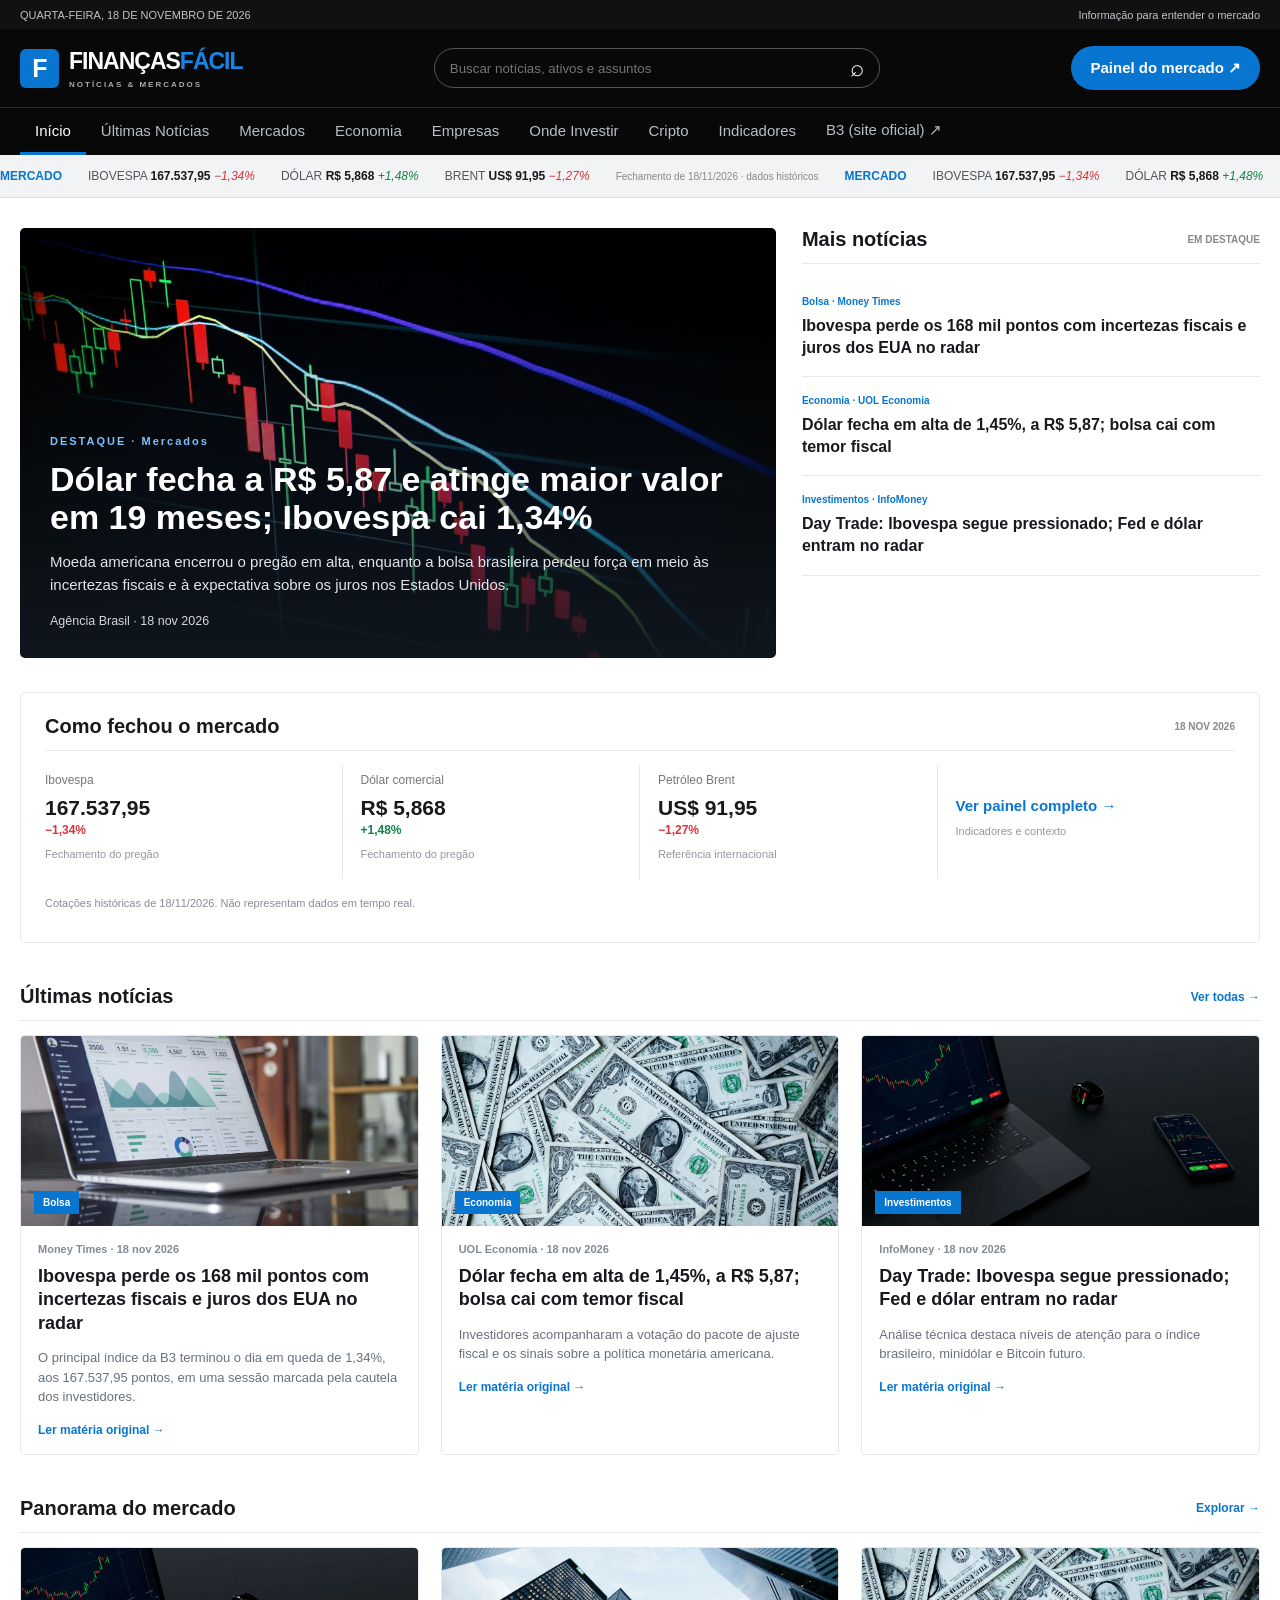
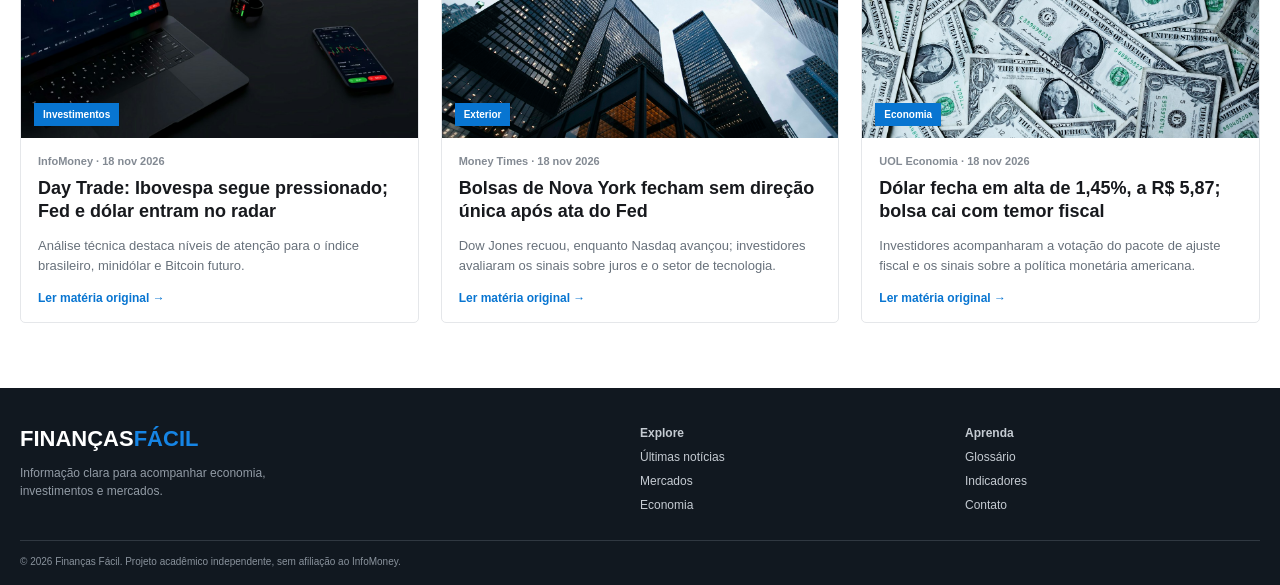
<file: financas-facil-redesign/index.html>
<!doctype html>
<html lang="pt-BR">
  <head>
    <meta charset="utf-8" />
    <meta name="viewport" content="width=device-width,initial-scale=1" />
    <meta name="description" content="Finanças Fácil: notícias de economia e mercado financeiro." />
    <title>Início | Finanças Fácil</title>
    <link rel="stylesheet" href="css/style.css" />
  </head>
  <body>
    <div class="topline">
      <div class="wrap topline-inner">
        <span>QUARTA-FEIRA, 18 DE NOVEMBRO DE 2026</span><span>Informação para entender o mercado</span>
      </div>
    </div>
    <header class="site-header">
      <div class="wrap header-main">
        <a class="brand" href="index.html"
          ><span class="brand-mark">F</span
          ><span>FINANÇAS<span class="brand-light">FÁCIL</span><small>NOTÍCIAS & MERCADOS</small></span></a
        >
        <form class="search" onsubmit="return searchSite(event);">
          <input id="searchInput" placeholder="Buscar notícias, ativos e assuntos" /><button>⌕</button>
        </form>
        <a class="header-cta" href="indicadores.html">Painel do mercado ↗</a>
      </div>
      <nav class="nav">
        <div class="wrap nav-inner">
          <a class="nav-link active" href="index.html">Início</a
          ><a class="nav-link" href="ultimas.html">Últimas Notícias</a
          ><a class="nav-link" href="mercados.html">Mercados</a><a class="nav-link" href="economia.html">Economia</a
          ><a class="nav-link" href="empresas.html">Empresas</a
          ><a class="nav-link" href="investimentos.html">Onde Investir</a
          ><a class="nav-link" href="cripto.html">Cripto</a><a class="nav-link" href="indicadores.html">Indicadores</a
          ><a class="nav-link" href="https://www.b3.com.br/pt_br/market-data-e-indices/" target="_blank" rel="noopener"
            >B3 (site oficial) ↗</a
          >
        </div>
      </nav>
    </header>
    <div class="ticker">
      <div class="wrap ticker-inner">
        <b>MERCADO</b><span>IBOVESPA <strong>167.537,95</strong> <i class="down">−1,34%</i></span
        ><span>DÓLAR <strong>R$ 5,868</strong> <i class="up">+1,48%</i></span
        ><span>BRENT <strong>US$ 91,95</strong> <i class="down">−1,27%</i></span
        ><small>Fechamento de 18/11/2026 · dados históricos</small><b>MERCADO</b
        ><span>IBOVESPA <strong>167.537,95</strong> <i class="ticker-copy down">−1,34%</i></span
        ><span>DÓLAR <strong>R$ 5,868</strong> <i class="ticker-copy up">+1,48%</i></span
        ><span>BRENT <strong>US$ 91,95</strong> <i class="ticker-copy down">−1,27%</i></span
        ><small>Fechamento de 18/11/2026 · dados históricos</small>
      </div>
    </div>
    <main class="wrap main">
      <section class="hero-grid">
        <div
          class="hero-lead"
          style="
            background-image:
              linear-gradient(0deg, #101820e8, transparent 80%), url(&quot;img/mercados-destaque.jpg&quot;);
          "
        >
          <div class="hero-overlay">
            <span class="kicker">DESTAQUE · Mercados</span>
            <h1>
              <a
                href="https://agenciabrasil.ebc.com.br/economia/noticia/2026-11/dolar-sobe-para-r-587-com-expectativa-sobre-votacao-de-ajuste-fiscal"
                target="_blank"
                >Dólar fecha a R$ 5,87 e atinge maior valor em 19 meses; Ibovespa cai 1,34%</a
              >
            </h1>
            <p>
              Moeda americana encerrou o pregão em alta, enquanto a bolsa brasileira perdeu força em meio às incertezas
              fiscais e à expectativa sobre os juros nos Estados Unidos.
            </p>
            <small>Agência Brasil · 18 nov 2026</small>
          </div>
        </div>
        <aside class="hero-side">
          <div class="section-head">
            <h2>Mais notícias</h2>
            <span>EM DESTAQUE</span>
          </div>
          <a
            class="side-story"
            href="https://www.moneytimes.com.br/ibovespa-perde-os-168-mil-pontos-com-incertezas-fiscais-e-juros-dos-eua-no-radar-davs/"
            target="_blank"
            ><small>Bolsa · Money Times</small
            ><b>Ibovespa perde os 168 mil pontos com incertezas fiscais e juros dos EUA no radar</b></a
          ><a
            class="side-story"
            href="https://economia.uol.com.br/cotacoes/noticias/redacao/2026/11/18/dolar-ibovespa-bolsa-fechamento-18-novembro-2026.amp.htm"
            target="_blank"
            ><small>Economia · UOL Economia</small
            ><b>Dólar fecha em alta de 1,45%, a R$ 5,87; bolsa cai com temor fiscal</b></a
          ><a
            class="side-story"
            href="https://www.infomoney.com.br/mercados/mercados-day-trade-hoje-analistas-18112026/"
            target="_blank"
            ><small>Investimentos · InfoMoney</small
            ><b>Day Trade: Ibovespa segue pressionado; Fed e dólar entram no radar</b></a
          >
        </aside>
      </section>
      <section class="market-strip">
        <div class="section-head">
          <h2>Como fechou o mercado</h2>
          <span>18 NOV 2026</span>
        </div>
        <div class="market-cards">
          <div>
            <small>Ibovespa</small><strong>167.537,95</strong><em class="negative">−1,34%</em>
            <p>Fechamento do pregão</p>
          </div>
          <div>
            <small>Dólar comercial</small><strong>R$ 5,868</strong><em class="positive">+1,48%</em>
            <p>Fechamento do pregão</p>
          </div>
          <div>
            <small>Petróleo Brent</small><strong>US$ 91,95</strong><em class="negative">−1,27%</em>
            <p>Referência internacional</p>
          </div>
          <div class="market-link">
            <a href="indicadores.html">Ver painel completo →</a>
            <p>Indicadores e contexto</p>
          </div>
        </div>
        <p class="disclaimer">Cotações históricas de 18/11/2026. Não representam dados em tempo real.</p>
      </section>
      <section class="content-section">
        <div class="section-head">
          <h2>Últimas notícias</h2>
          <a href="ultimas.html">Ver todas →</a>
        </div>
        <div class="story-grid">
          <article class="story-card">
            <a
              class="story-image"
              href="https://www.moneytimes.com.br/ibovespa-perde-os-168-mil-pontos-com-incertezas-fiscais-e-juros-dos-eua-no-radar-davs/"
              target="_blank"
              ><img src="img/bolsa.jpg" alt="Imagem ilustrativa de Bolsa" loading="lazy" /><span>Bolsa</span></a
            >
            <div class="story-body">
              <div class="meta">Money Times · 18 nov 2026</div>
              <h3>
                <a
                  href="https://www.moneytimes.com.br/ibovespa-perde-os-168-mil-pontos-com-incertezas-fiscais-e-juros-dos-eua-no-radar-davs/"
                  target="_blank"
                  >Ibovespa perde os 168 mil pontos com incertezas fiscais e juros dos EUA no radar</a
                >
              </h3>
              <p>
                O principal índice da B3 terminou o dia em queda de 1,34%, aos 167.537,95 pontos, em uma sessão marcada
                pela cautela dos investidores.
              </p>
              <a
                class="read-more"
                href="https://www.moneytimes.com.br/ibovespa-perde-os-168-mil-pontos-com-incertezas-fiscais-e-juros-dos-eua-no-radar-davs/"
                target="_blank"
                >Ler matéria original →</a
              >
            </div>
          </article>
          <article class="story-card">
            <a
              class="story-image"
              href="https://economia.uol.com.br/cotacoes/noticias/redacao/2026/11/18/dolar-ibovespa-bolsa-fechamento-18-novembro-2026.amp.htm"
              target="_blank"
              ><img src="img/economia.jpg" alt="Imagem ilustrativa de Economia" loading="lazy" /><span
                >Economia</span
              ></a
            >
            <div class="story-body">
              <div class="meta">UOL Economia · 18 nov 2026</div>
              <h3>
                <a
                  href="https://economia.uol.com.br/cotacoes/noticias/redacao/2026/11/18/dolar-ibovespa-bolsa-fechamento-18-novembro-2026.amp.htm"
                  target="_blank"
                  >Dólar fecha em alta de 1,45%, a R$ 5,87; bolsa cai com temor fiscal</a
                >
              </h3>
              <p>
                Investidores acompanharam a votação do pacote de ajuste fiscal e os sinais sobre a política monetária
                americana.
              </p>
              <a
                class="read-more"
                href="https://economia.uol.com.br/cotacoes/noticias/redacao/2026/11/18/dolar-ibovespa-bolsa-fechamento-18-novembro-2026.amp.htm"
                target="_blank"
                >Ler matéria original →</a
              >
            </div>
          </article>
          <article class="story-card">
            <a
              class="story-image"
              href="https://www.infomoney.com.br/mercados/mercados-day-trade-hoje-analistas-18112026/"
              target="_blank"
              ><img src="img/investimentos.jpg" alt="Imagem ilustrativa de Investimentos" loading="lazy" /><span
                >Investimentos</span
              ></a
            >
            <div class="story-body">
              <div class="meta">InfoMoney · 18 nov 2026</div>
              <h3>
                <a
                  href="https://www.infomoney.com.br/mercados/mercados-day-trade-hoje-analistas-18112026/"
                  target="_blank"
                  >Day Trade: Ibovespa segue pressionado; Fed e dólar entram no radar</a
                >
              </h3>
              <p>Análise técnica destaca níveis de atenção para o índice brasileiro, minidólar e Bitcoin futuro.</p>
              <a
                class="read-more"
                href="https://www.infomoney.com.br/mercados/mercados-day-trade-hoje-analistas-18112026/"
                target="_blank"
                >Ler matéria original →</a
              >
            </div>
          </article>
        </div>
      </section>
      <section class="content-section">
        <div class="section-head">
          <h2>Panorama do mercado</h2>
          <a href="mercados.html">Explorar →</a>
        </div>
        <div class="story-grid">
          <article class="story-card">
            <a
              class="story-image"
              href="https://www.infomoney.com.br/mercados/mercados-day-trade-hoje-analistas-18112026/"
              target="_blank"
              ><img src="img/investimentos.jpg" alt="Imagem ilustrativa de Investimentos" loading="lazy" /><span
                >Investimentos</span
              ></a
            >
            <div class="story-body">
              <div class="meta">InfoMoney · 18 nov 2026</div>
              <h3>
                <a
                  href="https://www.infomoney.com.br/mercados/mercados-day-trade-hoje-analistas-18112026/"
                  target="_blank"
                  >Day Trade: Ibovespa segue pressionado; Fed e dólar entram no radar</a
                >
              </h3>
              <p>Análise técnica destaca níveis de atenção para o índice brasileiro, minidólar e Bitcoin futuro.</p>
              <a
                class="read-more"
                href="https://www.infomoney.com.br/mercados/mercados-day-trade-hoje-analistas-18112026/"
                target="_blank"
                >Ler matéria original →</a
              >
            </div>
          </article>
          <article class="story-card">
            <a
              class="story-image"
              href="https://www.moneytimes.com.br/ibovespa-perde-os-168-mil-pontos-com-incertezas-fiscais-e-juros-dos-eua-no-radar-davs/"
              target="_blank"
              ><img src="img/exterior.jpg" alt="Imagem ilustrativa de Exterior" loading="lazy" /><span
                >Exterior</span
              ></a
            >
            <div class="story-body">
              <div class="meta">Money Times · 18 nov 2026</div>
              <h3>
                <a
                  href="https://www.moneytimes.com.br/ibovespa-perde-os-168-mil-pontos-com-incertezas-fiscais-e-juros-dos-eua-no-radar-davs/"
                  target="_blank"
                  >Bolsas de Nova York fecham sem direção única após ata do Fed</a
                >
              </h3>
              <p>
                Dow Jones recuou, enquanto Nasdaq avançou; investidores avaliaram os sinais sobre juros e o setor de
                tecnologia.
              </p>
              <a
                class="read-more"
                href="https://www.moneytimes.com.br/ibovespa-perde-os-168-mil-pontos-com-incertezas-fiscais-e-juros-dos-eua-no-radar-davs/"
                target="_blank"
                >Ler matéria original →</a
              >
            </div>
          </article>
          <article class="story-card">
            <a
              class="story-image"
              href="https://economia.uol.com.br/cotacoes/noticias/redacao/2026/11/18/dolar-ibovespa-bolsa-fechamento-18-novembro-2026.amp.htm"
              target="_blank"
              ><img src="img/economia.jpg" alt="Imagem ilustrativa de Economia" loading="lazy" /><span
                >Economia</span
              ></a
            >
            <div class="story-body">
              <div class="meta">UOL Economia · 18 nov 2026</div>
              <h3>
                <a
                  href="https://economia.uol.com.br/cotacoes/noticias/redacao/2026/11/18/dolar-ibovespa-bolsa-fechamento-18-novembro-2026.amp.htm"
                  target="_blank"
                  >Dólar fecha em alta de 1,45%, a R$ 5,87; bolsa cai com temor fiscal</a
                >
              </h3>
              <p>
                Investidores acompanharam a votação do pacote de ajuste fiscal e os sinais sobre a política monetária
                americana.
              </p>
              <a
                class="read-more"
                href="https://economia.uol.com.br/cotacoes/noticias/redacao/2026/11/18/dolar-ibovespa-bolsa-fechamento-18-novembro-2026.amp.htm"
                target="_blank"
                >Ler matéria original →</a
              >
            </div>
          </article>
        </div>
      </section>
    </main>
    <footer class="footer">
      <div class="wrap footer-grid">
        <div>
          <b class="foot-brand">FINANÇAS<span>FÁCIL</span></b>
          <p>Informação clara para acompanhar economia, investimentos e mercados.</p>
        </div>
        <div>
          <b>Explore</b><a href="ultimas.html">Últimas notícias</a><a href="mercados.html">Mercados</a
          ><a href="economia.html">Economia</a>
        </div>
        <div>
          <b>Aprenda</b><a href="glossario.html">Glossário</a><a href="indicadores.html">Indicadores</a
          ><a href="contato.html">Contato</a>
        </div>
      </div>
      <div class="wrap copyright">
        © 2026 Finanças Fácil. Projeto acadêmico independente, sem afiliação ao InfoMoney.
      </div>
    </footer>
    <script src="js/script.js"></script>
  </body>
</html>
</file>
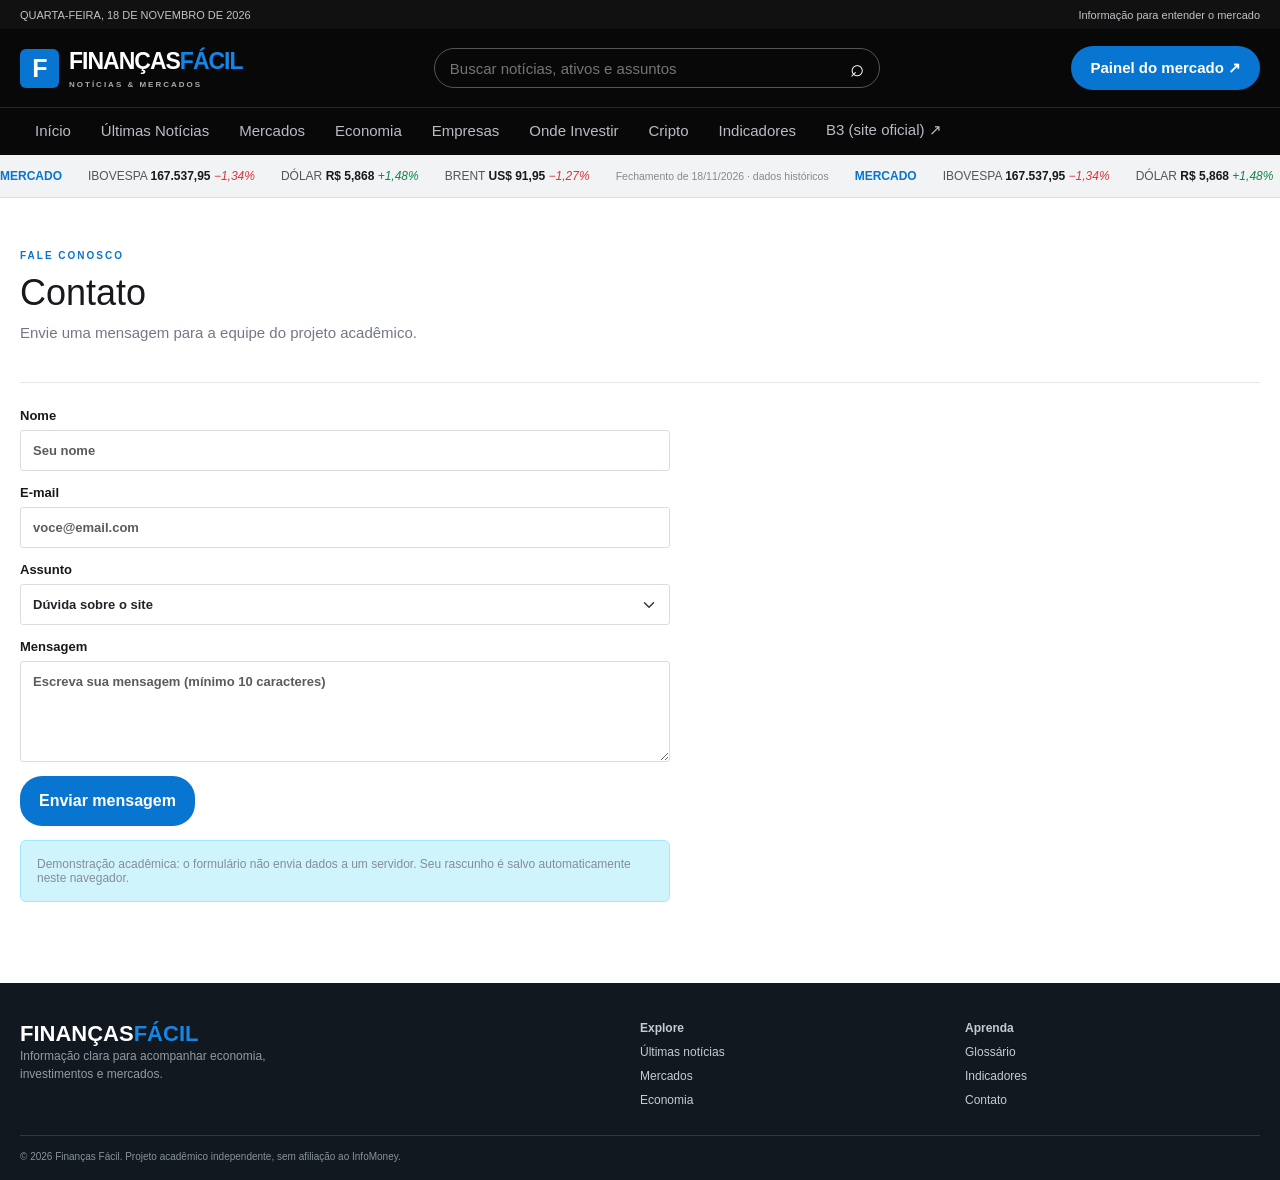
<file: financas-facil-redesign/contato.html>
<!doctype html>
<html lang="pt-BR">
  <head>
    <meta charset="utf-8" />
    <meta name="viewport" content="width=device-width,initial-scale=1" />
    <meta name="description" content="Finanças Fácil: notícias de economia e mercado financeiro." />
    <title>Contato | Finanças Fácil</title>
    <link rel="stylesheet" href="css/bootstrap.min.css" />
    <link rel="stylesheet" href="css/style.css" />
  </head>
  <body>
    <div class="topline">
      <div class="wrap topline-inner">
        <span>QUARTA-FEIRA, 18 DE NOVEMBRO DE 2026</span><span>Informação para entender o mercado</span>
      </div>
    </div>
    <header class="site-header">
      <div class="wrap header-main">
        <a class="brand" href="index.html"
          ><span class="brand-mark">F</span
          ><span>FINANÇAS<span class="brand-light">FÁCIL</span><small>NOTÍCIAS & MERCADOS</small></span></a
        >
        <form class="search" onsubmit="return searchSite(event);">
          <input id="searchInput" placeholder="Buscar notícias, ativos e assuntos" /><button>⌕</button>
        </form>
        <a class="header-cta" href="indicadores.html">Painel do mercado ↗</a>
      </div>
      <nav class="nav">
        <div class="wrap nav-inner">
          <a class="nav-link" href="index.html">Início</a><a class="nav-link" href="ultimas.html">Últimas Notícias</a
          ><a class="nav-link" href="mercados.html">Mercados</a><a class="nav-link" href="economia.html">Economia</a
          ><a class="nav-link" href="empresas.html">Empresas</a
          ><a class="nav-link" href="investimentos.html">Onde Investir</a
          ><a class="nav-link" href="cripto.html">Cripto</a><a class="nav-link" href="indicadores.html">Indicadores</a
          ><a
            class="nav-link text-decoration-none"
            href="https://www.b3.com.br/pt_br/market-data-e-indices/"
            target="_blank"
            rel="noopener"
            >B3 (site oficial) ↗</a
          >
        </div>
      </nav>
    </header>
    <div class="ticker">
      <div class="wrap ticker-inner">
        <b>MERCADO</b><span>IBOVESPA <strong>167.537,95</strong> <i class="down">−1,34%</i></span
        ><span>DÓLAR <strong>R$ 5,868</strong> <i class="up">+1,48%</i></span
        ><span>BRENT <strong>US$ 91,95</strong> <i class="down">−1,27%</i></span
        ><small>Fechamento de 18/11/2026 · dados históricos</small><b>MERCADO</b
        ><span>IBOVESPA <strong>167.537,95</strong> <i class="ticker-copy down">−1,34%</i></span
        ><span>DÓLAR <strong>R$ 5,868</strong> <i class="ticker-copy up">+1,48%</i></span
        ><span>BRENT <strong>US$ 91,95</strong> <i class="ticker-copy down">−1,27%</i></span
        ><small>Fechamento de 18/11/2026 · dados históricos</small>
      </div>
    </div>
    <main class="wrap main">
      <section class="page-intro">
        <div class="eyebrow">FALE CONOSCO</div>
        <h1>Contato</h1>
        <p>Envie uma mensagem para a equipe do projeto acadêmico.</p>
      </section>
      <form class="contact-form" onsubmit="return contactDemo(event);">
        <label
          >Nome<input
            id="contactNome"
            class="form-control"
            required
            minlength="3"
            pattern="[A-Za-zÀ-ÖØ-öø-ÿ\s]{3,60}"
            title="Digite apenas letras, no mínimo 3 caracteres."
            placeholder="Seu nome" /></label
        ><label
          >E-mail<input
            id="contactEmail"
            class="form-control"
            type="email"
            required
            placeholder="voce@email.com" /></label
        ><label
          >Assunto<select id="contactAssunto" class="form-select">
            <option>Dúvida sobre o site</option>
            <option>Sugestão</option>
            <option>Correção de informação</option>
          </select></label
        ><label
          >Mensagem<textarea
            id="contactMensagem"
            class="form-control"
            required
            minlength="10"
            rows="5"
            placeholder="Escreva sua mensagem (mínimo 10 caracteres)"
          ></textarea></label
        ><button class="button btn btn-primary">Enviar mensagem</button>
        <p id="formMessage" class="alert alert-info">
          Demonstração acadêmica: o formulário não envia dados a um servidor. Seu rascunho é salvo automaticamente neste
          navegador.
        </p>
      </form>
    </main>
    <footer class="footer">
      <div class="wrap footer-grid">
        <div>
          <b class="foot-brand">FINANÇAS<span>FÁCIL</span></b>
          <p>Informação clara para acompanhar economia, investimentos e mercados.</p>
        </div>
        <div>
          <b>Explore</b><a href="ultimas.html">Últimas notícias</a><a href="mercados.html">Mercados</a
          ><a href="economia.html">Economia</a>
        </div>
        <div>
          <b>Aprenda</b><a href="glossario.html">Glossário</a><a href="indicadores.html">Indicadores</a
          ><a href="contato.html">Contato</a>
        </div>
      </div>
      <div class="wrap copyright">
        © 2026 Finanças Fácil. Projeto acadêmico independente, sem afiliação ao InfoMoney.
      </div>
    </footer>
    <script src="js/bootstrap.bundle.min.js"></script>
    <script src="js/script.js"></script>
  </body>
</html>
</file>
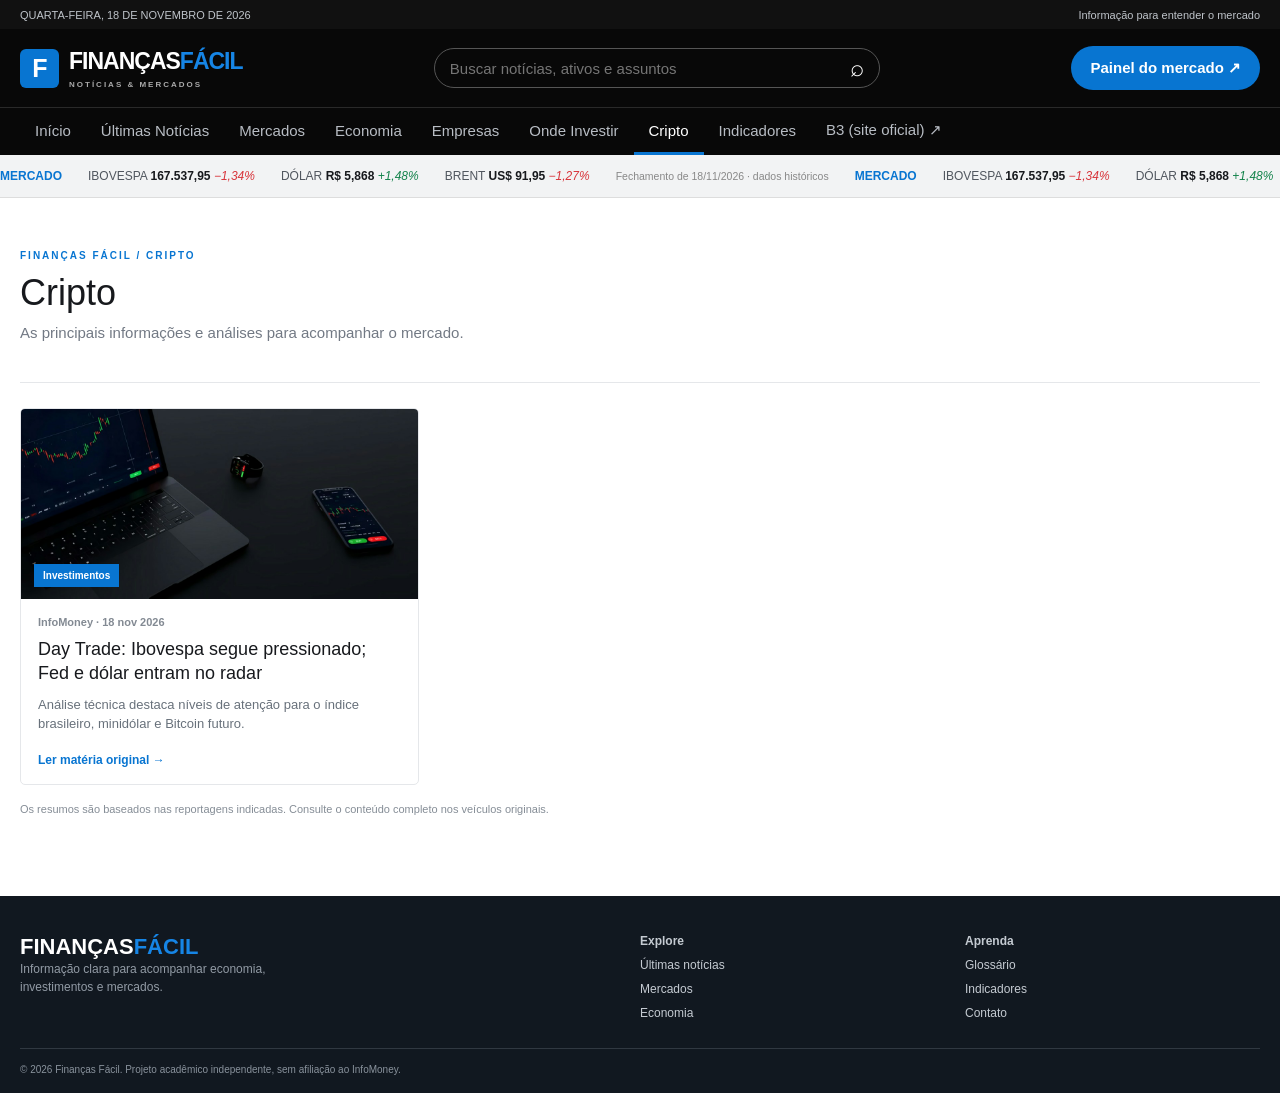
<file: financas-facil-redesign/cripto.html>
<!doctype html>
<html lang="pt-BR">
  <head>
    <meta charset="utf-8" />
    <meta name="viewport" content="width=device-width,initial-scale=1" />
    <meta name="description" content="Finanças Fácil: notícias de economia e mercado financeiro." />
    <title>Cripto | Finanças Fácil</title>
    <link rel="stylesheet" href="css/bootstrap.min.css" />
    <link rel="stylesheet" href="css/style.css" />
  </head>
  <body>
    <div class="topline">
      <div class="wrap topline-inner">
        <span>QUARTA-FEIRA, 18 DE NOVEMBRO DE 2026</span><span>Informação para entender o mercado</span>
      </div>
    </div>
    <header class="site-header">
      <div class="wrap header-main">
        <a class="brand" href="index.html"
          ><span class="brand-mark">F</span
          ><span>FINANÇAS<span class="brand-light">FÁCIL</span><small>NOTÍCIAS & MERCADOS</small></span></a
        >
        <form class="search" onsubmit="return searchSite(event);">
          <input id="searchInput" placeholder="Buscar notícias, ativos e assuntos" /><button>⌕</button>
        </form>
        <a class="header-cta" href="indicadores.html">Painel do mercado ↗</a>
      </div>
      <nav class="nav">
        <div class="wrap nav-inner">
          <a class="nav-link" href="index.html">Início</a><a class="nav-link" href="ultimas.html">Últimas Notícias</a
          ><a class="nav-link" href="mercados.html">Mercados</a><a class="nav-link" href="economia.html">Economia</a
          ><a class="nav-link" href="empresas.html">Empresas</a
          ><a class="nav-link" href="investimentos.html">Onde Investir</a
          ><a class="nav-link active" href="cripto.html">Cripto</a
          ><a class="nav-link" href="indicadores.html">Indicadores</a
          ><a
            class="nav-link text-decoration-none"
            href="https://www.b3.com.br/pt_br/market-data-e-indices/"
            target="_blank"
            rel="noopener"
            >B3 (site oficial) ↗</a
          >
        </div>
      </nav>
    </header>
    <div class="ticker">
      <div class="wrap ticker-inner">
        <b>MERCADO</b><span>IBOVESPA <strong>167.537,95</strong> <i class="down">−1,34%</i></span
        ><span>DÓLAR <strong>R$ 5,868</strong> <i class="up">+1,48%</i></span
        ><span>BRENT <strong>US$ 91,95</strong> <i class="down">−1,27%</i></span
        ><small>Fechamento de 18/11/2026 · dados históricos</small><b>MERCADO</b
        ><span>IBOVESPA <strong>167.537,95</strong> <i class="ticker-copy down">−1,34%</i></span
        ><span>DÓLAR <strong>R$ 5,868</strong> <i class="ticker-copy up">+1,48%</i></span
        ><span>BRENT <strong>US$ 91,95</strong> <i class="ticker-copy down">−1,27%</i></span
        ><small>Fechamento de 18/11/2026 · dados históricos</small>
      </div>
    </div>
    <main class="wrap main">
      <section class="page-intro">
        <div class="eyebrow">FINANÇAS FÁCIL / CRIPTO</div>
        <h1>Cripto</h1>
        <p>As principais informações e análises para acompanhar o mercado.</p>
      </section>
      <div class="story-grid listing">
        <article class="story-card">
          <a
            class="story-image"
            href="https://www.infomoney.com.br/mercados/mercados-day-trade-hoje-analistas-18112026/"
            target="_blank"
            ><img src="img/investimentos.jpg" alt="Imagem ilustrativa de Investimentos" loading="lazy" /><span
              >Investimentos</span
            ></a
          >
          <div class="story-body">
            <div class="meta">InfoMoney · 18 nov 2026</div>
            <h3>
              <a
                href="https://www.infomoney.com.br/mercados/mercados-day-trade-hoje-analistas-18112026/"
                target="_blank"
                >Day Trade: Ibovespa segue pressionado; Fed e dólar entram no radar</a
              >
            </h3>
            <p>Análise técnica destaca níveis de atenção para o índice brasileiro, minidólar e Bitcoin futuro.</p>
            <a
              class="read-more"
              href="https://www.infomoney.com.br/mercados/mercados-day-trade-hoje-analistas-18112026/"
              target="_blank"
              >Ler matéria original →</a
            >
          </div>
        </article>
      </div>
      <p class="source-note">
        Os resumos são baseados nas reportagens indicadas. Consulte o conteúdo completo nos veículos originais.
      </p>
    </main>
    <footer class="footer">
      <div class="wrap footer-grid">
        <div>
          <b class="foot-brand">FINANÇAS<span>FÁCIL</span></b>
          <p>Informação clara para acompanhar economia, investimentos e mercados.</p>
        </div>
        <div>
          <b>Explore</b><a href="ultimas.html">Últimas notícias</a><a href="mercados.html">Mercados</a
          ><a href="economia.html">Economia</a>
        </div>
        <div>
          <b>Aprenda</b><a href="glossario.html">Glossário</a><a href="indicadores.html">Indicadores</a
          ><a href="contato.html">Contato</a>
        </div>
      </div>
      <div class="wrap copyright">
        © 2026 Finanças Fácil. Projeto acadêmico independente, sem afiliação ao InfoMoney.
      </div>
    </footer>
    <script src="js/bootstrap.bundle.min.js"></script>
    <script src="js/script.js"></script>
  </body>
</html>
</file>
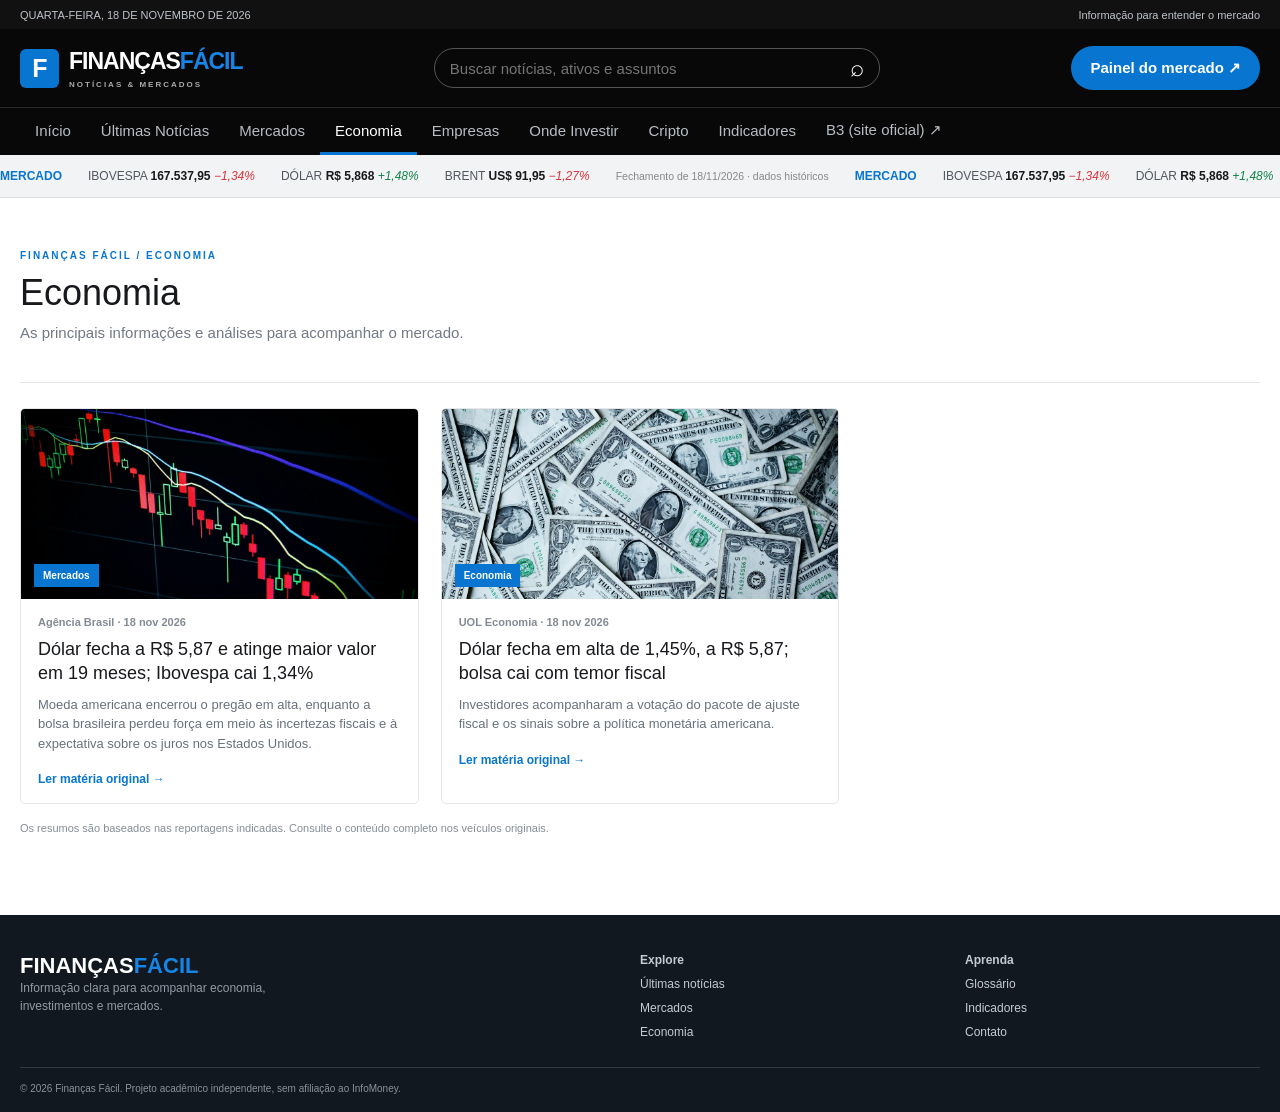
<file: financas-facil-redesign/economia.html>
<!doctype html>
<html lang="pt-BR">
  <head>
    <meta charset="utf-8" />
    <meta name="viewport" content="width=device-width,initial-scale=1" />
    <meta name="description" content="Finanças Fácil: notícias de economia e mercado financeiro." />
    <title>Economia | Finanças Fácil</title>
    <link rel="stylesheet" href="css/bootstrap.min.css" />
    <link rel="stylesheet" href="css/style.css" />
  </head>
  <body>
    <div class="topline">
      <div class="wrap topline-inner">
        <span>QUARTA-FEIRA, 18 DE NOVEMBRO DE 2026</span><span>Informação para entender o mercado</span>
      </div>
    </div>
    <header class="site-header">
      <div class="wrap header-main">
        <a class="brand" href="index.html"
          ><span class="brand-mark">F</span
          ><span>FINANÇAS<span class="brand-light">FÁCIL</span><small>NOTÍCIAS & MERCADOS</small></span></a
        >
        <form class="search" onsubmit="return searchSite(event);">
          <input id="searchInput" placeholder="Buscar notícias, ativos e assuntos" /><button>⌕</button>
        </form>
        <a class="header-cta" href="indicadores.html">Painel do mercado ↗</a>
      </div>
      <nav class="nav">
        <div class="wrap nav-inner">
          <a class="nav-link" href="index.html">Início</a><a class="nav-link" href="ultimas.html">Últimas Notícias</a
          ><a class="nav-link" href="mercados.html">Mercados</a
          ><a class="nav-link active" href="economia.html">Economia</a
          ><a class="nav-link" href="empresas.html">Empresas</a
          ><a class="nav-link" href="investimentos.html">Onde Investir</a
          ><a class="nav-link" href="cripto.html">Cripto</a><a class="nav-link" href="indicadores.html">Indicadores</a
          ><a
            class="nav-link text-decoration-none"
            href="https://www.b3.com.br/pt_br/market-data-e-indices/"
            target="_blank"
            rel="noopener"
            >B3 (site oficial) ↗</a
          >
        </div>
      </nav>
    </header>
    <div class="ticker">
      <div class="wrap ticker-inner">
        <b>MERCADO</b><span>IBOVESPA <strong>167.537,95</strong> <i class="down">−1,34%</i></span
        ><span>DÓLAR <strong>R$ 5,868</strong> <i class="up">+1,48%</i></span
        ><span>BRENT <strong>US$ 91,95</strong> <i class="down">−1,27%</i></span
        ><small>Fechamento de 18/11/2026 · dados históricos</small><b>MERCADO</b
        ><span>IBOVESPA <strong>167.537,95</strong> <i class="ticker-copy down">−1,34%</i></span
        ><span>DÓLAR <strong>R$ 5,868</strong> <i class="ticker-copy up">+1,48%</i></span
        ><span>BRENT <strong>US$ 91,95</strong> <i class="ticker-copy down">−1,27%</i></span
        ><small>Fechamento de 18/11/2026 · dados históricos</small>
      </div>
    </div>
    <main class="wrap main">
      <section class="page-intro">
        <div class="eyebrow">FINANÇAS FÁCIL / ECONOMIA</div>
        <h1>Economia</h1>
        <p>As principais informações e análises para acompanhar o mercado.</p>
      </section>
      <div class="story-grid listing">
        <article class="story-card">
          <a
            class="story-image"
            href="https://agenciabrasil.ebc.com.br/economia/noticia/2026-11/dolar-sobe-para-r-587-com-expectativa-sobre-votacao-de-ajuste-fiscal"
            target="_blank"
            ><img src="img/mercados-destaque.jpg" alt="Imagem ilustrativa de Mercados" loading="lazy" /><span
              >Mercados</span
            ></a
          >
          <div class="story-body">
            <div class="meta">Agência Brasil · 18 nov 2026</div>
            <h3>
              <a
                href="https://agenciabrasil.ebc.com.br/economia/noticia/2026-11/dolar-sobe-para-r-587-com-expectativa-sobre-votacao-de-ajuste-fiscal"
                target="_blank"
                >Dólar fecha a R$ 5,87 e atinge maior valor em 19 meses; Ibovespa cai 1,34%</a
              >
            </h3>
            <p>
              Moeda americana encerrou o pregão em alta, enquanto a bolsa brasileira perdeu força em meio às incertezas
              fiscais e à expectativa sobre os juros nos Estados Unidos.
            </p>
            <a
              class="read-more"
              href="https://agenciabrasil.ebc.com.br/economia/noticia/2026-11/dolar-sobe-para-r-587-com-expectativa-sobre-votacao-de-ajuste-fiscal"
              target="_blank"
              >Ler matéria original →</a
            >
          </div>
        </article>
        <article class="story-card">
          <a
            class="story-image"
            href="https://economia.uol.com.br/cotacoes/noticias/redacao/2026/11/18/dolar-ibovespa-bolsa-fechamento-18-novembro-2026.amp.htm"
            target="_blank"
            ><img src="img/economia.jpg" alt="Imagem ilustrativa de Economia" loading="lazy" /><span>Economia</span></a
          >
          <div class="story-body">
            <div class="meta">UOL Economia · 18 nov 2026</div>
            <h3>
              <a
                href="https://economia.uol.com.br/cotacoes/noticias/redacao/2026/11/18/dolar-ibovespa-bolsa-fechamento-18-novembro-2026.amp.htm"
                target="_blank"
                >Dólar fecha em alta de 1,45%, a R$ 5,87; bolsa cai com temor fiscal</a
              >
            </h3>
            <p>
              Investidores acompanharam a votação do pacote de ajuste fiscal e os sinais sobre a política monetária
              americana.
            </p>
            <a
              class="read-more"
              href="https://economia.uol.com.br/cotacoes/noticias/redacao/2026/11/18/dolar-ibovespa-bolsa-fechamento-18-novembro-2026.amp.htm"
              target="_blank"
              >Ler matéria original →</a
            >
          </div>
        </article>
      </div>
      <p class="source-note">
        Os resumos são baseados nas reportagens indicadas. Consulte o conteúdo completo nos veículos originais.
      </p>
    </main>
    <footer class="footer">
      <div class="wrap footer-grid">
        <div>
          <b class="foot-brand">FINANÇAS<span>FÁCIL</span></b>
          <p>Informação clara para acompanhar economia, investimentos e mercados.</p>
        </div>
        <div>
          <b>Explore</b><a href="ultimas.html">Últimas notícias</a><a href="mercados.html">Mercados</a
          ><a href="economia.html">Economia</a>
        </div>
        <div>
          <b>Aprenda</b><a href="glossario.html">Glossário</a><a href="indicadores.html">Indicadores</a
          ><a href="contato.html">Contato</a>
        </div>
      </div>
      <div class="wrap copyright">
        © 2026 Finanças Fácil. Projeto acadêmico independente, sem afiliação ao InfoMoney.
      </div>
    </footer>
    <script src="js/bootstrap.bundle.min.js"></script>
    <script src="js/script.js"></script>
  </body>
</html>
</file>
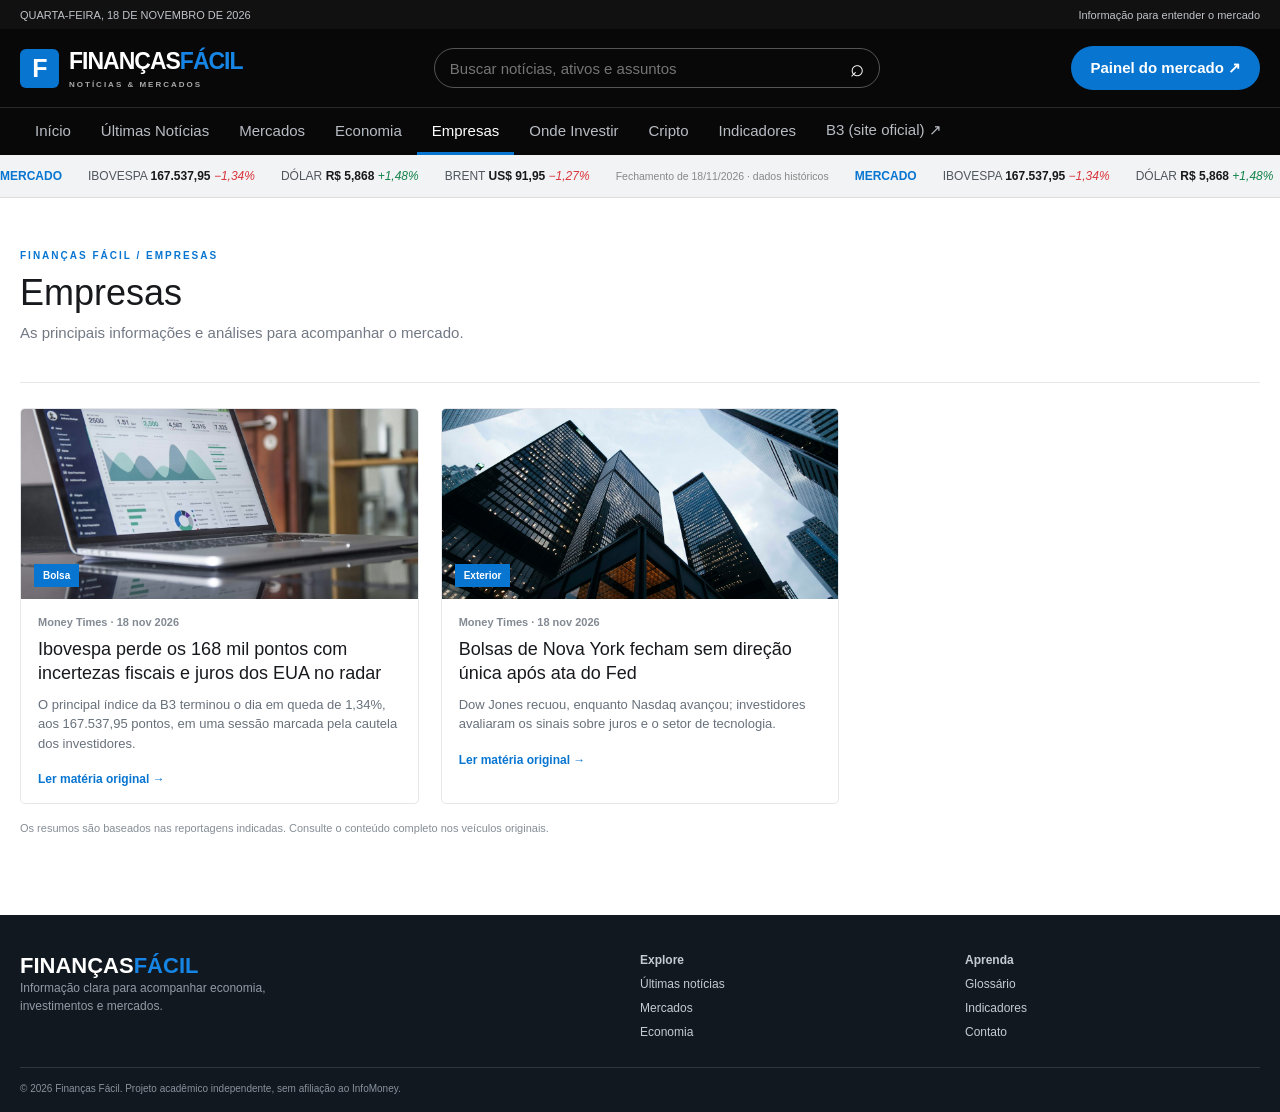
<file: financas-facil-redesign/empresas.html>
<!doctype html>
<html lang="pt-BR">
  <head>
    <meta charset="utf-8" />
    <meta name="viewport" content="width=device-width,initial-scale=1" />
    <meta name="description" content="Finanças Fácil: notícias de economia e mercado financeiro." />
    <title>Empresas | Finanças Fácil</title>
    <link rel="stylesheet" href="css/bootstrap.min.css" />
    <link rel="stylesheet" href="css/style.css" />
  </head>
  <body>
    <div class="topline">
      <div class="wrap topline-inner">
        <span>QUARTA-FEIRA, 18 DE NOVEMBRO DE 2026</span><span>Informação para entender o mercado</span>
      </div>
    </div>
    <header class="site-header">
      <div class="wrap header-main">
        <a class="brand" href="index.html"
          ><span class="brand-mark">F</span
          ><span>FINANÇAS<span class="brand-light">FÁCIL</span><small>NOTÍCIAS & MERCADOS</small></span></a
        >
        <form class="search" onsubmit="return searchSite(event);">
          <input id="searchInput" placeholder="Buscar notícias, ativos e assuntos" /><button>⌕</button>
        </form>
        <a class="header-cta" href="indicadores.html">Painel do mercado ↗</a>
      </div>
      <nav class="nav">
        <div class="wrap nav-inner">
          <a class="nav-link" href="index.html">Início</a><a class="nav-link" href="ultimas.html">Últimas Notícias</a
          ><a class="nav-link" href="mercados.html">Mercados</a><a class="nav-link" href="economia.html">Economia</a
          ><a class="nav-link active" href="empresas.html">Empresas</a
          ><a class="nav-link" href="investimentos.html">Onde Investir</a
          ><a class="nav-link" href="cripto.html">Cripto</a><a class="nav-link" href="indicadores.html">Indicadores</a
          ><a
            class="nav-link text-decoration-none"
            href="https://www.b3.com.br/pt_br/market-data-e-indices/"
            target="_blank"
            rel="noopener"
            >B3 (site oficial) ↗</a
          >
        </div>
      </nav>
    </header>
    <div class="ticker">
      <div class="wrap ticker-inner">
        <b>MERCADO</b><span>IBOVESPA <strong>167.537,95</strong> <i class="down">−1,34%</i></span
        ><span>DÓLAR <strong>R$ 5,868</strong> <i class="up">+1,48%</i></span
        ><span>BRENT <strong>US$ 91,95</strong> <i class="down">−1,27%</i></span
        ><small>Fechamento de 18/11/2026 · dados históricos</small><b>MERCADO</b
        ><span>IBOVESPA <strong>167.537,95</strong> <i class="ticker-copy down">−1,34%</i></span
        ><span>DÓLAR <strong>R$ 5,868</strong> <i class="ticker-copy up">+1,48%</i></span
        ><span>BRENT <strong>US$ 91,95</strong> <i class="ticker-copy down">−1,27%</i></span
        ><small>Fechamento de 18/11/2026 · dados históricos</small>
      </div>
    </div>
    <main class="wrap main">
      <section class="page-intro">
        <div class="eyebrow">FINANÇAS FÁCIL / EMPRESAS</div>
        <h1>Empresas</h1>
        <p>As principais informações e análises para acompanhar o mercado.</p>
      </section>
      <div class="story-grid listing">
        <article class="story-card">
          <a
            class="story-image"
            href="https://www.moneytimes.com.br/ibovespa-perde-os-168-mil-pontos-com-incertezas-fiscais-e-juros-dos-eua-no-radar-davs/"
            target="_blank"
            ><img src="img/bolsa.jpg" alt="Imagem ilustrativa de Bolsa" loading="lazy" /><span>Bolsa</span></a
          >
          <div class="story-body">
            <div class="meta">Money Times · 18 nov 2026</div>
            <h3>
              <a
                href="https://www.moneytimes.com.br/ibovespa-perde-os-168-mil-pontos-com-incertezas-fiscais-e-juros-dos-eua-no-radar-davs/"
                target="_blank"
                >Ibovespa perde os 168 mil pontos com incertezas fiscais e juros dos EUA no radar</a
              >
            </h3>
            <p>
              O principal índice da B3 terminou o dia em queda de 1,34%, aos 167.537,95 pontos, em uma sessão marcada
              pela cautela dos investidores.
            </p>
            <a
              class="read-more"
              href="https://www.moneytimes.com.br/ibovespa-perde-os-168-mil-pontos-com-incertezas-fiscais-e-juros-dos-eua-no-radar-davs/"
              target="_blank"
              >Ler matéria original →</a
            >
          </div>
        </article>
        <article class="story-card">
          <a
            class="story-image"
            href="https://www.moneytimes.com.br/ibovespa-perde-os-168-mil-pontos-com-incertezas-fiscais-e-juros-dos-eua-no-radar-davs/"
            target="_blank"
            ><img src="img/exterior.jpg" alt="Imagem ilustrativa de Exterior" loading="lazy" /><span>Exterior</span></a
          >
          <div class="story-body">
            <div class="meta">Money Times · 18 nov 2026</div>
            <h3>
              <a
                href="https://www.moneytimes.com.br/ibovespa-perde-os-168-mil-pontos-com-incertezas-fiscais-e-juros-dos-eua-no-radar-davs/"
                target="_blank"
                >Bolsas de Nova York fecham sem direção única após ata do Fed</a
              >
            </h3>
            <p>
              Dow Jones recuou, enquanto Nasdaq avançou; investidores avaliaram os sinais sobre juros e o setor de
              tecnologia.
            </p>
            <a
              class="read-more"
              href="https://www.moneytimes.com.br/ibovespa-perde-os-168-mil-pontos-com-incertezas-fiscais-e-juros-dos-eua-no-radar-davs/"
              target="_blank"
              >Ler matéria original →</a
            >
          </div>
        </article>
      </div>
      <p class="source-note">
        Os resumos são baseados nas reportagens indicadas. Consulte o conteúdo completo nos veículos originais.
      </p>
    </main>
    <footer class="footer">
      <div class="wrap footer-grid">
        <div>
          <b class="foot-brand">FINANÇAS<span>FÁCIL</span></b>
          <p>Informação clara para acompanhar economia, investimentos e mercados.</p>
        </div>
        <div>
          <b>Explore</b><a href="ultimas.html">Últimas notícias</a><a href="mercados.html">Mercados</a
          ><a href="economia.html">Economia</a>
        </div>
        <div>
          <b>Aprenda</b><a href="glossario.html">Glossário</a><a href="indicadores.html">Indicadores</a
          ><a href="contato.html">Contato</a>
        </div>
      </div>
      <div class="wrap copyright">
        © 2026 Finanças Fácil. Projeto acadêmico independente, sem afiliação ao InfoMoney.
      </div>
    </footer>
    <script src="js/bootstrap.bundle.min.js"></script>
    <script src="js/script.js"></script>
  </body>
</html>
</file>
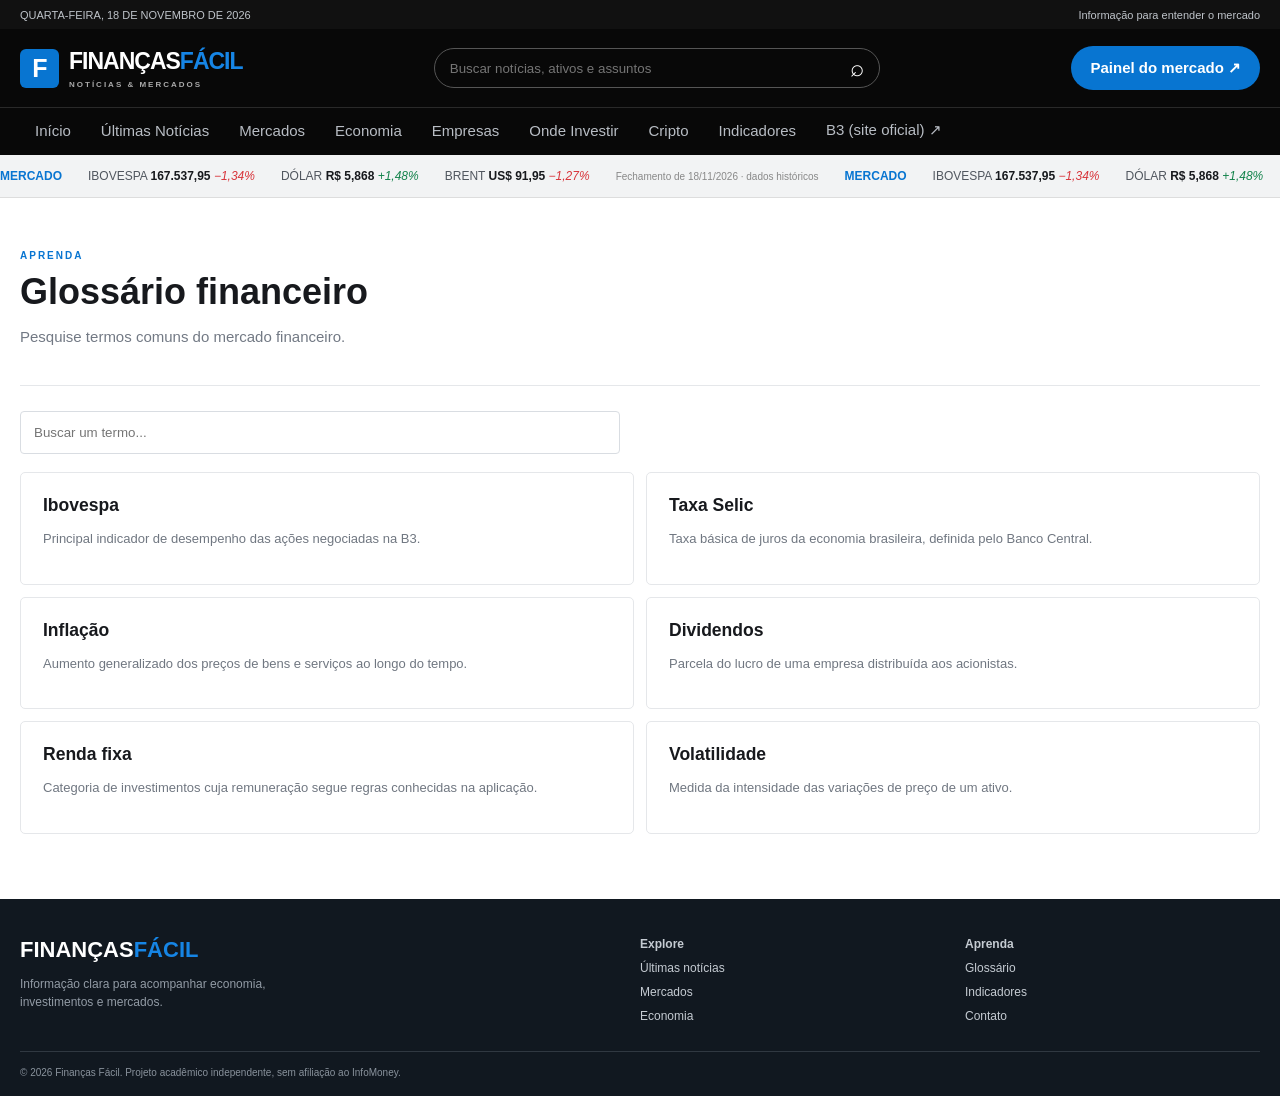
<file: financas-facil-redesign/glossario.html>
<!doctype html>
<html lang="pt-BR">
  <head>
    <meta charset="utf-8" />
    <meta name="viewport" content="width=device-width,initial-scale=1" />
    <meta name="description" content="Finanças Fácil: notícias de economia e mercado financeiro." />
    <title>Glossário | Finanças Fácil</title>
    <link rel="stylesheet" href="css/style.css" />
  </head>
  <body>
    <div class="topline">
      <div class="wrap topline-inner">
        <span>QUARTA-FEIRA, 18 DE NOVEMBRO DE 2026</span><span>Informação para entender o mercado</span>
      </div>
    </div>
    <header class="site-header">
      <div class="wrap header-main">
        <a class="brand" href="index.html"
          ><span class="brand-mark">F</span
          ><span>FINANÇAS<span class="brand-light">FÁCIL</span><small>NOTÍCIAS & MERCADOS</small></span></a
        >
        <form class="search" onsubmit="return searchSite(event);">
          <input id="searchInput" placeholder="Buscar notícias, ativos e assuntos" /><button>⌕</button>
        </form>
        <a class="header-cta" href="indicadores.html">Painel do mercado ↗</a>
      </div>
      <nav class="nav">
        <div class="wrap nav-inner">
          <a class="nav-link" href="index.html">Início</a><a class="nav-link" href="ultimas.html">Últimas Notícias</a
          ><a class="nav-link" href="mercados.html">Mercados</a><a class="nav-link" href="economia.html">Economia</a
          ><a class="nav-link" href="empresas.html">Empresas</a
          ><a class="nav-link" href="investimentos.html">Onde Investir</a
          ><a class="nav-link" href="cripto.html">Cripto</a><a class="nav-link" href="indicadores.html">Indicadores</a
          ><a class="nav-link" href="https://www.b3.com.br/pt_br/market-data-e-indices/" target="_blank" rel="noopener"
            >B3 (site oficial) ↗</a
          >
        </div>
      </nav>
    </header>
    <div class="ticker">
      <div class="wrap ticker-inner">
        <b>MERCADO</b><span>IBOVESPA <strong>167.537,95</strong> <i class="down">−1,34%</i></span
        ><span>DÓLAR <strong>R$ 5,868</strong> <i class="up">+1,48%</i></span
        ><span>BRENT <strong>US$ 91,95</strong> <i class="down">−1,27%</i></span
        ><small>Fechamento de 18/11/2026 · dados históricos</small><b>MERCADO</b
        ><span>IBOVESPA <strong>167.537,95</strong> <i class="ticker-copy down">−1,34%</i></span
        ><span>DÓLAR <strong>R$ 5,868</strong> <i class="ticker-copy up">+1,48%</i></span
        ><span>BRENT <strong>US$ 91,95</strong> <i class="ticker-copy down">−1,27%</i></span
        ><small>Fechamento de 18/11/2026 · dados históricos</small>
      </div>
    </div>
    <main class="wrap main">
      <section class="page-intro">
        <div class="eyebrow">APRENDA</div>
        <h1>Glossário financeiro</h1>
        <p>Pesquise termos comuns do mercado financeiro.</p>
      </section>
      <input class="glossary-search" id="glossarySearch" placeholder="Buscar um termo..." />
      <div class="terms" id="terms">
        <article>
          <h3>Ibovespa</h3>
          <p>Principal indicador de desempenho das ações negociadas na B3.</p>
        </article>
        <article>
          <h3>Taxa Selic</h3>
          <p>Taxa básica de juros da economia brasileira, definida pelo Banco Central.</p>
        </article>
        <article>
          <h3>Inflação</h3>
          <p>Aumento generalizado dos preços de bens e serviços ao longo do tempo.</p>
        </article>
        <article>
          <h3>Dividendos</h3>
          <p>Parcela do lucro de uma empresa distribuída aos acionistas.</p>
        </article>
        <article>
          <h3>Renda fixa</h3>
          <p>Categoria de investimentos cuja remuneração segue regras conhecidas na aplicação.</p>
        </article>
        <article>
          <h3>Volatilidade</h3>
          <p>Medida da intensidade das variações de preço de um ativo.</p>
        </article>
      </div>
    </main>
    <footer class="footer">
      <div class="wrap footer-grid">
        <div>
          <b class="foot-brand">FINANÇAS<span>FÁCIL</span></b>
          <p>Informação clara para acompanhar economia, investimentos e mercados.</p>
        </div>
        <div>
          <b>Explore</b><a href="ultimas.html">Últimas notícias</a><a href="mercados.html">Mercados</a
          ><a href="economia.html">Economia</a>
        </div>
        <div>
          <b>Aprenda</b><a href="glossario.html">Glossário</a><a href="indicadores.html">Indicadores</a
          ><a href="contato.html">Contato</a>
        </div>
      </div>
      <div class="wrap copyright">
        © 2026 Finanças Fácil. Projeto acadêmico independente, sem afiliação ao InfoMoney.
      </div>
    </footer>
    <script src="js/script.js"></script>
  </body>
</html>
</file>
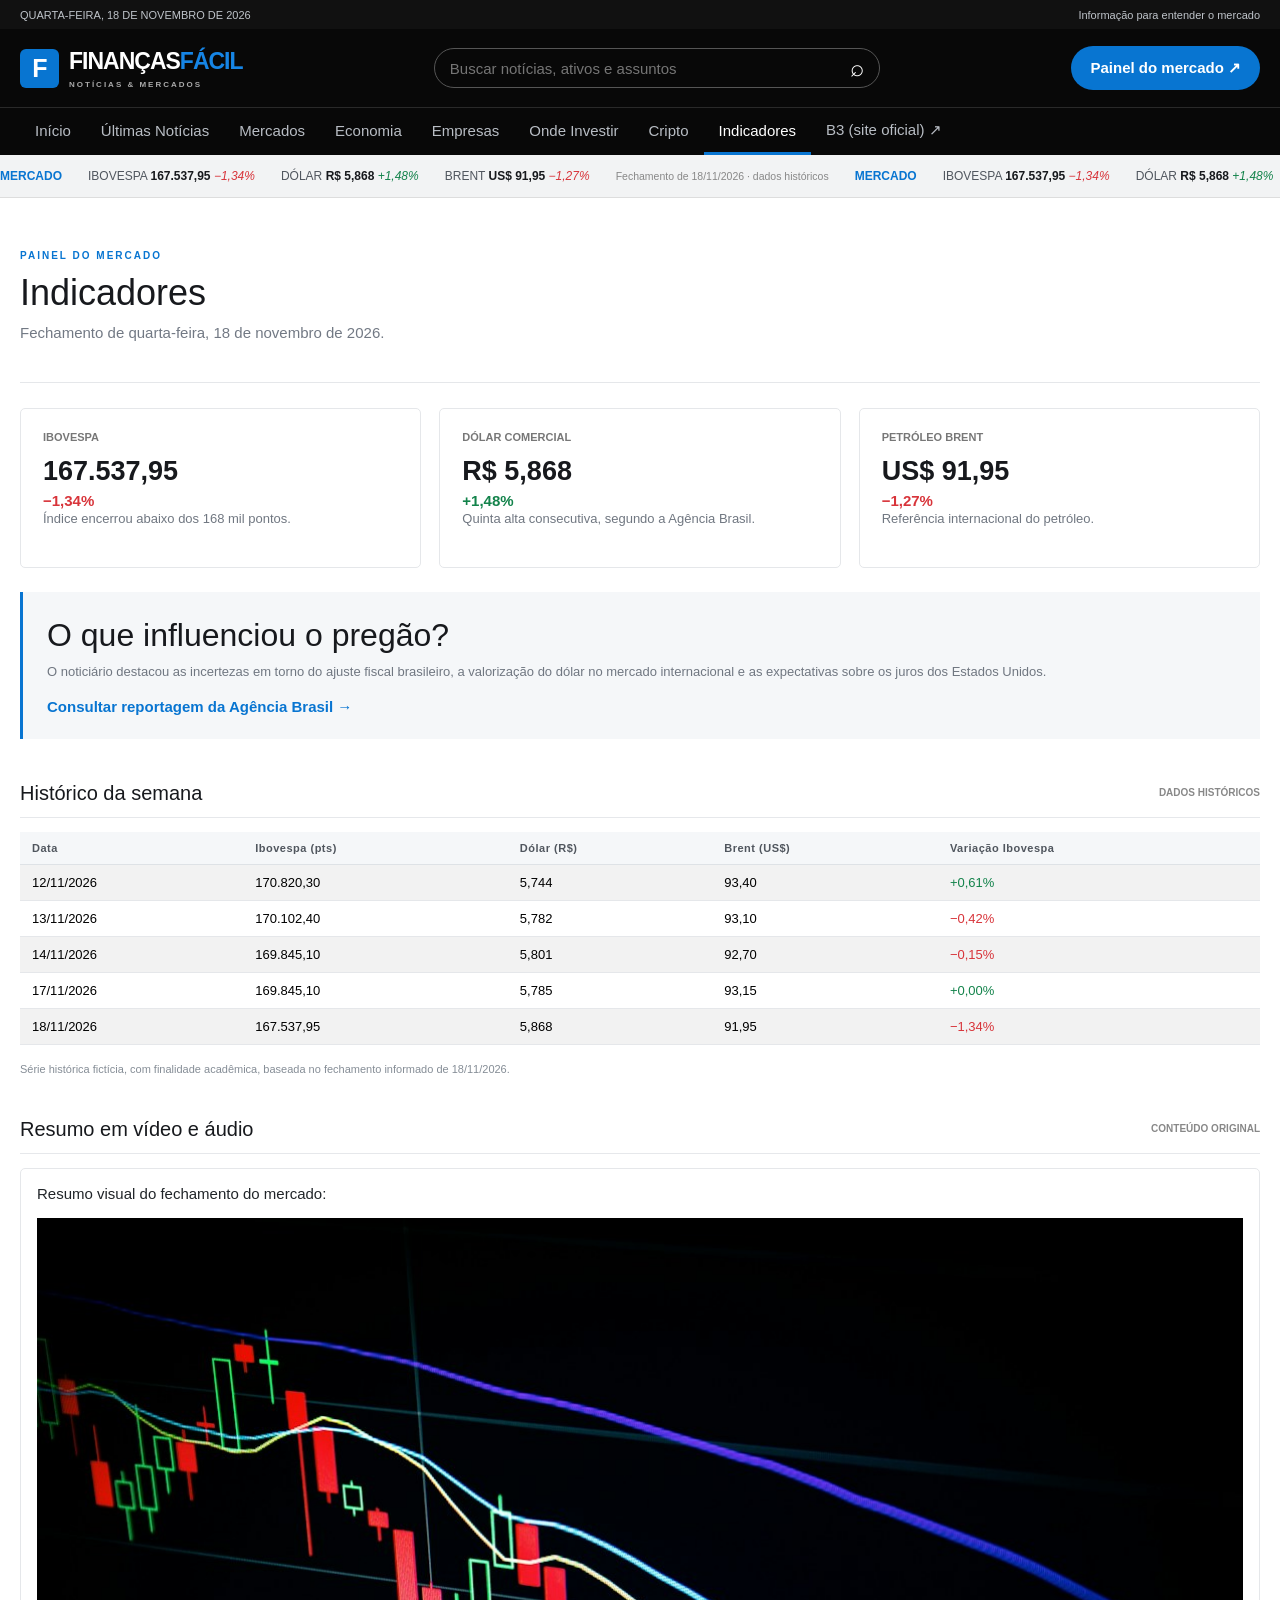
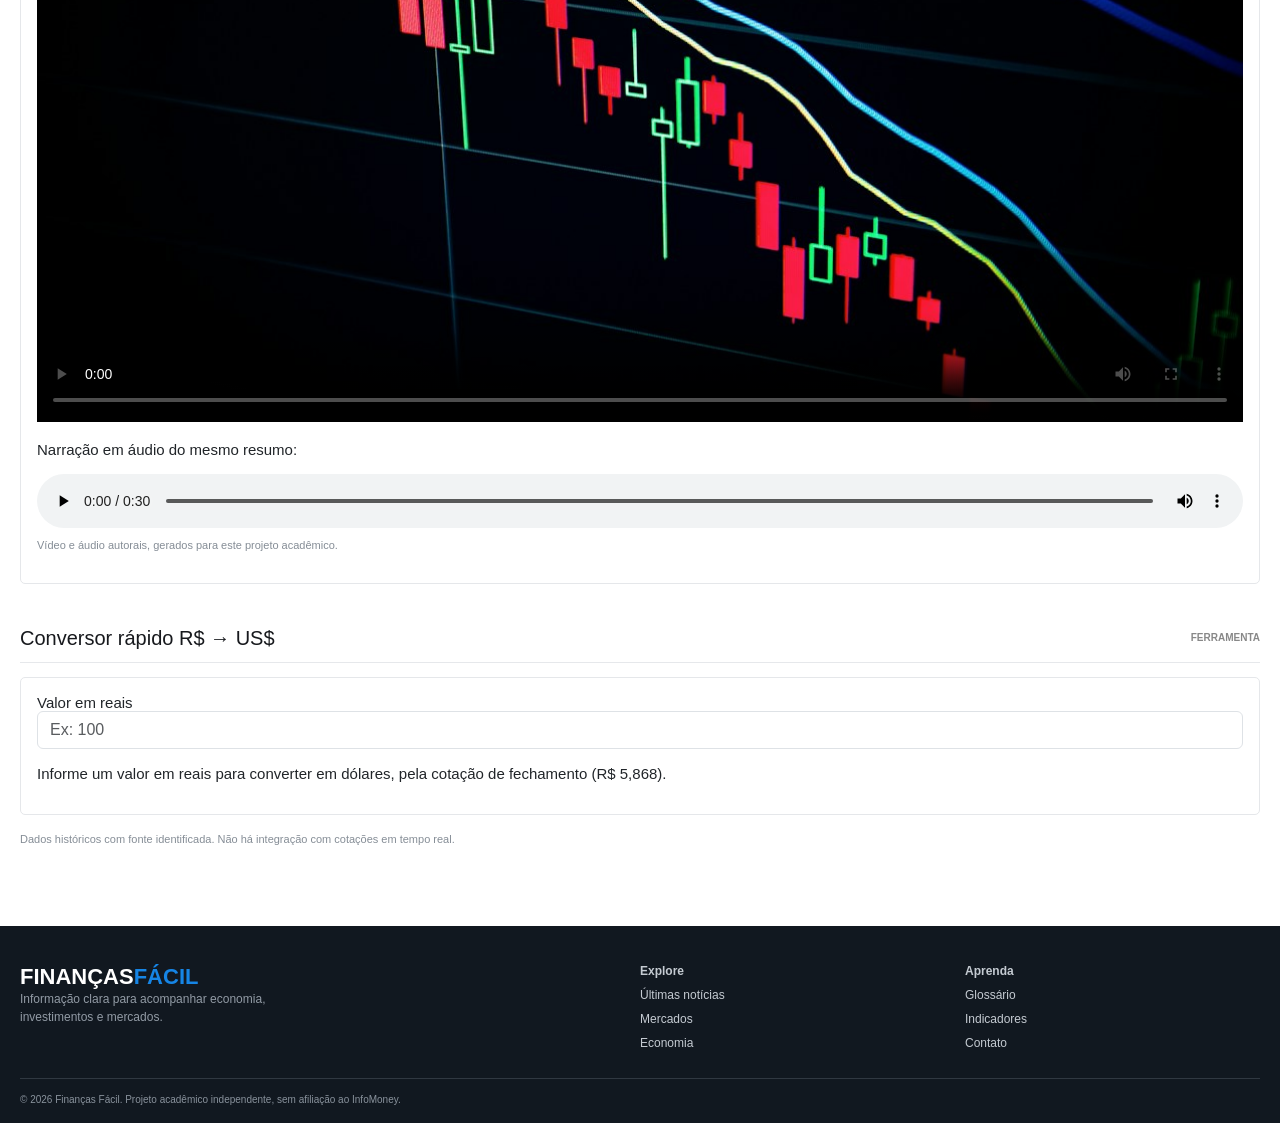
<file: financas-facil-redesign/indicadores.html>
<!doctype html>
<html lang="pt-BR">
  <head>
    <meta charset="utf-8" />
    <meta name="viewport" content="width=device-width,initial-scale=1" />
    <meta name="description" content="Finanças Fácil: notícias de economia e mercado financeiro." />
    <title>Indicadores | Finanças Fácil</title>
    <link rel="stylesheet" href="css/bootstrap.min.css" />
    <link rel="stylesheet" href="css/style.css" />
    <style>
      /* Ajuste incorporado específico desta página: alinhar cartões Bootstrap novos ao raio/borda já usados no restante do site, sem alterar nenhum componente existente */
      .media-card,
      #conversor .card {
        border-radius: 5px;
        border-color: #e5e7ea;
      }
      .indicadores-table {
        width: 100%;
        border-collapse: collapse;
        margin-top: 4px;
        font-size: 13px;
      }
      .indicadores-table th,
      .indicadores-table td {
        padding: 10px 12px;
        text-align: left;
      }
      .indicadores-table thead th {
        background: #f5f7f9;
        color: #50565e;
        font-size: 11px;
        letter-spacing: 0.5px;
      }
      .indicadores-table tbody tr {
        border-bottom: 1px solid #e5e7ea;
      }
    </style>
  </head>
  <body>
    <div class="topline">
      <div class="wrap topline-inner">
        <span>QUARTA-FEIRA, 18 DE NOVEMBRO DE 2026</span><span>Informação para entender o mercado</span>
      </div>
    </div>
    <header class="site-header">
      <div class="wrap header-main">
        <a class="brand" href="index.html"
          ><span class="brand-mark">F</span
          ><span>FINANÇAS<span class="brand-light">FÁCIL</span><small>NOTÍCIAS & MERCADOS</small></span></a
        >
        <form class="search" onsubmit="return searchSite(event);">
          <input id="searchInput" placeholder="Buscar notícias, ativos e assuntos" /><button>⌕</button>
        </form>
        <a class="header-cta" href="indicadores.html">Painel do mercado ↗</a>
      </div>
      <nav class="nav">
        <div class="wrap nav-inner">
          <a class="nav-link" href="index.html">Início</a><a class="nav-link" href="ultimas.html">Últimas Notícias</a
          ><a class="nav-link" href="mercados.html">Mercados</a><a class="nav-link" href="economia.html">Economia</a
          ><a class="nav-link" href="empresas.html">Empresas</a
          ><a class="nav-link" href="investimentos.html">Onde Investir</a
          ><a class="nav-link" href="cripto.html">Cripto</a
          ><a class="nav-link active" href="indicadores.html">Indicadores</a
          ><a
            class="nav-link text-decoration-none"
            href="https://www.b3.com.br/pt_br/market-data-e-indices/"
            target="_blank"
            rel="noopener"
            >B3 (site oficial) ↗</a
          >
        </div>
      </nav>
    </header>
    <div class="ticker">
      <div class="wrap ticker-inner">
        <b>MERCADO</b><span>IBOVESPA <strong>167.537,95</strong> <i class="down">−1,34%</i></span
        ><span>DÓLAR <strong>R$ 5,868</strong> <i class="up">+1,48%</i></span
        ><span>BRENT <strong>US$ 91,95</strong> <i class="down">−1,27%</i></span
        ><small>Fechamento de 18/11/2026 · dados históricos</small><b>MERCADO</b
        ><span>IBOVESPA <strong>167.537,95</strong> <i class="ticker-copy down">−1,34%</i></span
        ><span>DÓLAR <strong>R$ 5,868</strong> <i class="ticker-copy up">+1,48%</i></span
        ><span>BRENT <strong>US$ 91,95</strong> <i class="ticker-copy down">−1,27%</i></span
        ><small>Fechamento de 18/11/2026 · dados históricos</small>
      </div>
    </div>
    <main class="wrap main">
      <section class="page-intro">
        <div class="eyebrow">PAINEL DO MERCADO</div>
        <h1>Indicadores</h1>
        <p>Fechamento de quarta-feira, 18 de novembro de 2026.</p>
      </section>
      <div class="indicator-grid">
        <article>
          <small>IBOVESPA</small><strong>167.537,95</strong><em class="negative">−1,34%</em>
          <p>Índice encerrou abaixo dos 168 mil pontos.</p>
        </article>
        <article>
          <small>DÓLAR COMERCIAL</small><strong>R$ 5,868</strong><em class="positive">+1,48%</em>
          <p>Quinta alta consecutiva, segundo a Agência Brasil.</p>
        </article>
        <article>
          <small>PETRÓLEO BRENT</small><strong>US$ 91,95</strong><em class="negative">−1,27%</em>
          <p>Referência internacional do petróleo.</p>
        </article>
      </div>
      <div class="info-panel">
        <h2>O que influenciou o pregão?</h2>
        <p>
          O noticiário destacou as incertezas em torno do ajuste fiscal brasileiro, a valorização do dólar no mercado
          internacional e as expectativas sobre os juros dos Estados Unidos.
        </p>
        <a
          href="https://agenciabrasil.ebc.com.br/economia/noticia/2026-11/dolar-sobe-para-r-587-com-expectativa-sobre-votacao-de-ajuste-fiscal"
          target="_blank"
          >Consultar reportagem da Agência Brasil →</a
        >
      </div>
      <section class="content-section" id="historico">
        <div class="section-head">
          <h2>Histórico da semana</h2>
          <span>DADOS HISTÓRICOS</span>
        </div>
        <table class="table table-sm table-striped indicadores-table">
          <thead>
            <tr>
              <th scope="col">Data</th>
              <th scope="col">Ibovespa (pts)</th>
              <th scope="col">Dólar (R$)</th>
              <th scope="col">Brent (US$)</th>
              <th scope="col">Variação Ibovespa</th>
            </tr>
          </thead>
          <tbody>
            <tr>
              <td>12/11/2026</td>
              <td>170.820,30</td>
              <td>5,744</td>
              <td>93,40</td>
              <td class="positive">+0,61%</td>
            </tr>
            <tr>
              <td>13/11/2026</td>
              <td>170.102,40</td>
              <td>5,782</td>
              <td>93,10</td>
              <td class="negative">−0,42%</td>
            </tr>
            <tr>
              <td>14/11/2026</td>
              <td>169.845,10</td>
              <td>5,801</td>
              <td>92,70</td>
              <td class="negative">−0,15%</td>
            </tr>
            <tr>
              <td>17/11/2026</td>
              <td>169.845,10</td>
              <td>5,785</td>
              <td>93,15</td>
              <td class="positive">+0,00%</td>
            </tr>
            <tr>
              <td>18/11/2026</td>
              <td>167.537,95</td>
              <td>5,868</td>
              <td>91,95</td>
              <td class="negative">−1,34%</td>
            </tr>
          </tbody>
        </table>
        <p class="source-note">
          Série histórica fictícia, com finalidade acadêmica, baseada no fechamento informado de 18/11/2026.
        </p>
      </section>
      <section class="content-section" id="midia">
        <div class="section-head">
          <h2>Resumo em vídeo e áudio</h2>
          <span>CONTEÚDO ORIGINAL</span>
        </div>
        <div class="card media-card">
          <div class="card-body">
            <p>Resumo visual do fechamento do mercado:</p>
            <video controls width="100%" poster="img/mercados-destaque.jpg">
              <source src="video/resumo-mercado-video.mp4" type="video/mp4" />
              Seu navegador não suporta o elemento de vídeo.
            </video>
            <p class="mt-3">Narração em áudio do mesmo resumo:</p>
            <audio controls style="width: 100%">
              <source src="audio/resumo-mercado.mp3" type="audio/mpeg" />
              Seu navegador não suporta o elemento de áudio.
            </audio>
            <p class="source-note mt-2">Vídeo e áudio autorais, gerados para este projeto acadêmico.</p>
          </div>
        </div>
      </section>
      <section class="content-section" id="conversor">
        <div class="section-head">
          <h2>Conversor rápido R$ → US$</h2>
          <span>FERRAMENTA</span>
        </div>
        <div class="card">
          <div class="card-body">
            <label for="valorReais">Valor em reais</label
            ><input type="number" id="valorReais" class="form-control" min="0" step="0.01" placeholder="Ex: 100" />
            <p id="resultadoConversao" class="mt-3">
              Informe um valor em reais para converter em dólares, pela cotação de fechamento (R$ 5,868).
            </p>
            <ul id="listaMultiplos" class="mt-2"></ul>
          </div>
        </div>
      </section>
      <p class="disclaimer">Dados históricos com fonte identificada. Não há integração com cotações em tempo real.</p>
    </main>
    <footer class="footer">
      <div class="wrap footer-grid">
        <div>
          <b class="foot-brand">FINANÇAS<span>FÁCIL</span></b>
          <p>Informação clara para acompanhar economia, investimentos e mercados.</p>
        </div>
        <div>
          <b>Explore</b><a href="ultimas.html">Últimas notícias</a><a href="mercados.html">Mercados</a
          ><a href="economia.html">Economia</a>
        </div>
        <div>
          <b>Aprenda</b><a href="glossario.html">Glossário</a><a href="indicadores.html">Indicadores</a
          ><a href="contato.html">Contato</a>
        </div>
      </div>
      <div class="wrap copyright">
        © 2026 Finanças Fácil. Projeto acadêmico independente, sem afiliação ao InfoMoney.
      </div>
    </footer>
    <script src="js/bootstrap.bundle.min.js"></script>
    <script src="js/script.js"></script>
  </body>
</html>
</file>
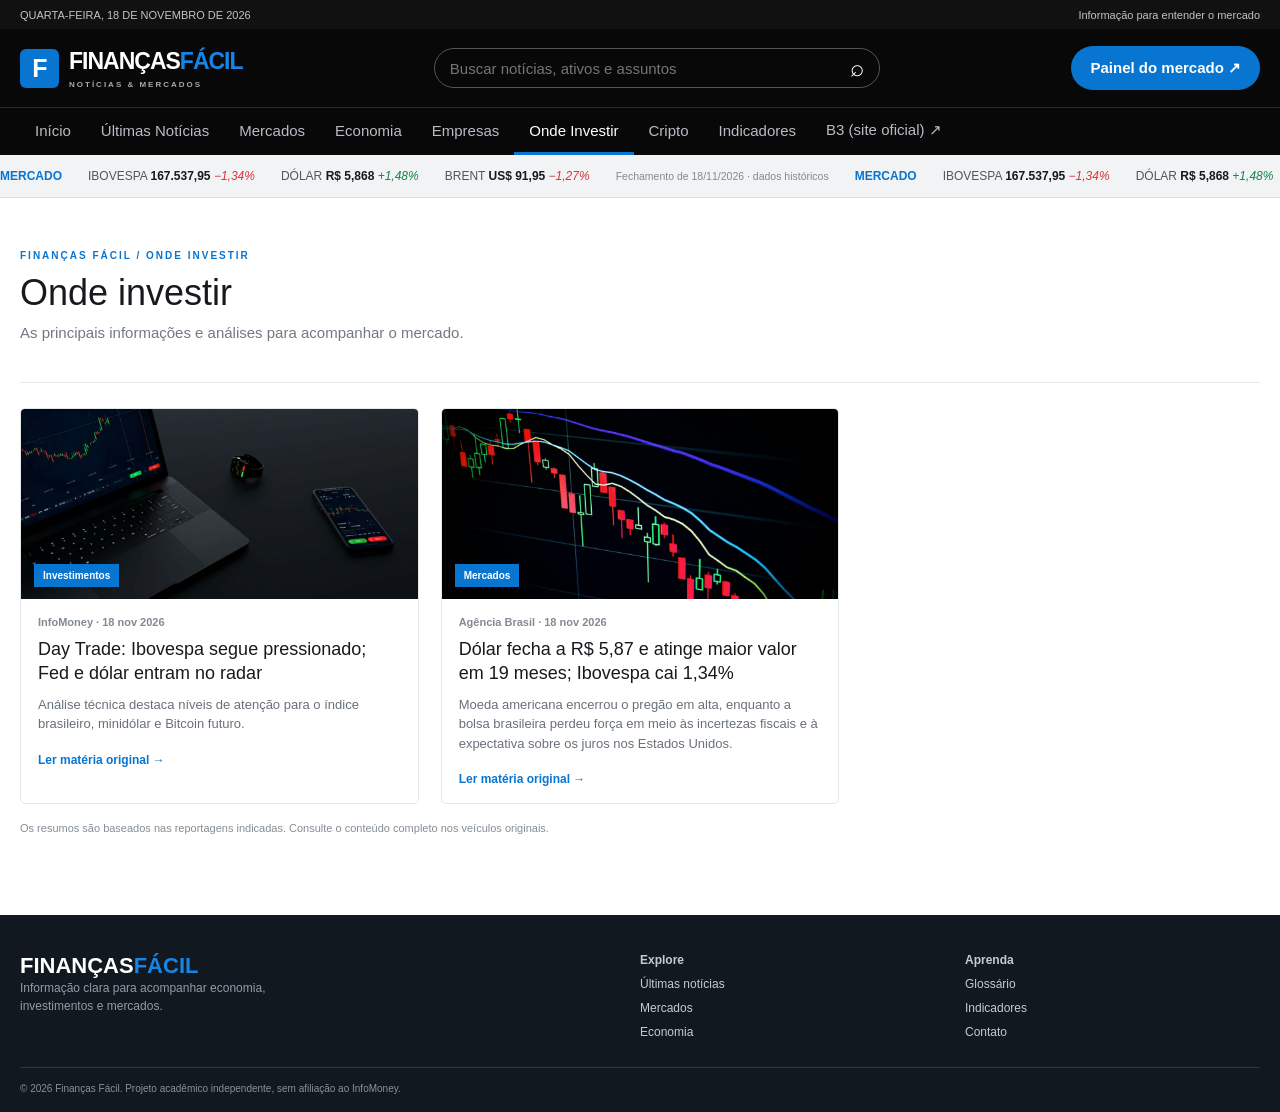
<file: financas-facil-redesign/investimentos.html>
<!doctype html>
<html lang="pt-BR">
  <head>
    <meta charset="utf-8" />
    <meta name="viewport" content="width=device-width,initial-scale=1" />
    <meta name="description" content="Finanças Fácil: notícias de economia e mercado financeiro." />
    <title>Onde investir | Finanças Fácil</title>
    <link rel="stylesheet" href="css/bootstrap.min.css" />
    <link rel="stylesheet" href="css/style.css" />
  </head>
  <body>
    <div class="topline">
      <div class="wrap topline-inner">
        <span>QUARTA-FEIRA, 18 DE NOVEMBRO DE 2026</span><span>Informação para entender o mercado</span>
      </div>
    </div>
    <header class="site-header">
      <div class="wrap header-main">
        <a class="brand" href="index.html"
          ><span class="brand-mark">F</span
          ><span>FINANÇAS<span class="brand-light">FÁCIL</span><small>NOTÍCIAS & MERCADOS</small></span></a
        >
        <form class="search" onsubmit="return searchSite(event);">
          <input id="searchInput" placeholder="Buscar notícias, ativos e assuntos" /><button>⌕</button>
        </form>
        <a class="header-cta" href="indicadores.html">Painel do mercado ↗</a>
      </div>
      <nav class="nav">
        <div class="wrap nav-inner">
          <a class="nav-link" href="index.html">Início</a><a class="nav-link" href="ultimas.html">Últimas Notícias</a
          ><a class="nav-link" href="mercados.html">Mercados</a><a class="nav-link" href="economia.html">Economia</a
          ><a class="nav-link" href="empresas.html">Empresas</a
          ><a class="nav-link active" href="investimentos.html">Onde Investir</a
          ><a class="nav-link" href="cripto.html">Cripto</a><a class="nav-link" href="indicadores.html">Indicadores</a
          ><a
            class="nav-link text-decoration-none"
            href="https://www.b3.com.br/pt_br/market-data-e-indices/"
            target="_blank"
            rel="noopener"
            >B3 (site oficial) ↗</a
          >
        </div>
      </nav>
    </header>
    <div class="ticker">
      <div class="wrap ticker-inner">
        <b>MERCADO</b><span>IBOVESPA <strong>167.537,95</strong> <i class="down">−1,34%</i></span
        ><span>DÓLAR <strong>R$ 5,868</strong> <i class="up">+1,48%</i></span
        ><span>BRENT <strong>US$ 91,95</strong> <i class="down">−1,27%</i></span
        ><small>Fechamento de 18/11/2026 · dados históricos</small><b>MERCADO</b
        ><span>IBOVESPA <strong>167.537,95</strong> <i class="ticker-copy down">−1,34%</i></span
        ><span>DÓLAR <strong>R$ 5,868</strong> <i class="ticker-copy up">+1,48%</i></span
        ><span>BRENT <strong>US$ 91,95</strong> <i class="ticker-copy down">−1,27%</i></span
        ><small>Fechamento de 18/11/2026 · dados históricos</small>
      </div>
    </div>
    <main class="wrap main">
      <section class="page-intro">
        <div class="eyebrow">FINANÇAS FÁCIL / ONDE INVESTIR</div>
        <h1>Onde investir</h1>
        <p>As principais informações e análises para acompanhar o mercado.</p>
      </section>
      <div class="story-grid listing">
        <article class="story-card">
          <a
            class="story-image"
            href="https://www.infomoney.com.br/mercados/mercados-day-trade-hoje-analistas-18112026/"
            target="_blank"
            ><img src="img/investimentos.jpg" alt="Imagem ilustrativa de Investimentos" loading="lazy" /><span
              >Investimentos</span
            ></a
          >
          <div class="story-body">
            <div class="meta">InfoMoney · 18 nov 2026</div>
            <h3>
              <a
                href="https://www.infomoney.com.br/mercados/mercados-day-trade-hoje-analistas-18112026/"
                target="_blank"
                >Day Trade: Ibovespa segue pressionado; Fed e dólar entram no radar</a
              >
            </h3>
            <p>Análise técnica destaca níveis de atenção para o índice brasileiro, minidólar e Bitcoin futuro.</p>
            <a
              class="read-more"
              href="https://www.infomoney.com.br/mercados/mercados-day-trade-hoje-analistas-18112026/"
              target="_blank"
              >Ler matéria original →</a
            >
          </div>
        </article>
        <article class="story-card">
          <a
            class="story-image"
            href="https://agenciabrasil.ebc.com.br/economia/noticia/2026-11/dolar-sobe-para-r-587-com-expectativa-sobre-votacao-de-ajuste-fiscal"
            target="_blank"
            ><img src="img/mercados-destaque.jpg" alt="Imagem ilustrativa de Mercados" loading="lazy" /><span
              >Mercados</span
            ></a
          >
          <div class="story-body">
            <div class="meta">Agência Brasil · 18 nov 2026</div>
            <h3>
              <a
                href="https://agenciabrasil.ebc.com.br/economia/noticia/2026-11/dolar-sobe-para-r-587-com-expectativa-sobre-votacao-de-ajuste-fiscal"
                target="_blank"
                >Dólar fecha a R$ 5,87 e atinge maior valor em 19 meses; Ibovespa cai 1,34%</a
              >
            </h3>
            <p>
              Moeda americana encerrou o pregão em alta, enquanto a bolsa brasileira perdeu força em meio às incertezas
              fiscais e à expectativa sobre os juros nos Estados Unidos.
            </p>
            <a
              class="read-more"
              href="https://agenciabrasil.ebc.com.br/economia/noticia/2026-11/dolar-sobe-para-r-587-com-expectativa-sobre-votacao-de-ajuste-fiscal"
              target="_blank"
              >Ler matéria original →</a
            >
          </div>
        </article>
      </div>
      <p class="source-note">
        Os resumos são baseados nas reportagens indicadas. Consulte o conteúdo completo nos veículos originais.
      </p>
    </main>
    <footer class="footer">
      <div class="wrap footer-grid">
        <div>
          <b class="foot-brand">FINANÇAS<span>FÁCIL</span></b>
          <p>Informação clara para acompanhar economia, investimentos e mercados.</p>
        </div>
        <div>
          <b>Explore</b><a href="ultimas.html">Últimas notícias</a><a href="mercados.html">Mercados</a
          ><a href="economia.html">Economia</a>
        </div>
        <div>
          <b>Aprenda</b><a href="glossario.html">Glossário</a><a href="indicadores.html">Indicadores</a
          ><a href="contato.html">Contato</a>
        </div>
      </div>
      <div class="wrap copyright">
        © 2026 Finanças Fácil. Projeto acadêmico independente, sem afiliação ao InfoMoney.
      </div>
    </footer>
    <script src="js/bootstrap.bundle.min.js"></script>
    <script src="js/script.js"></script>
  </body>
</html>
</file>
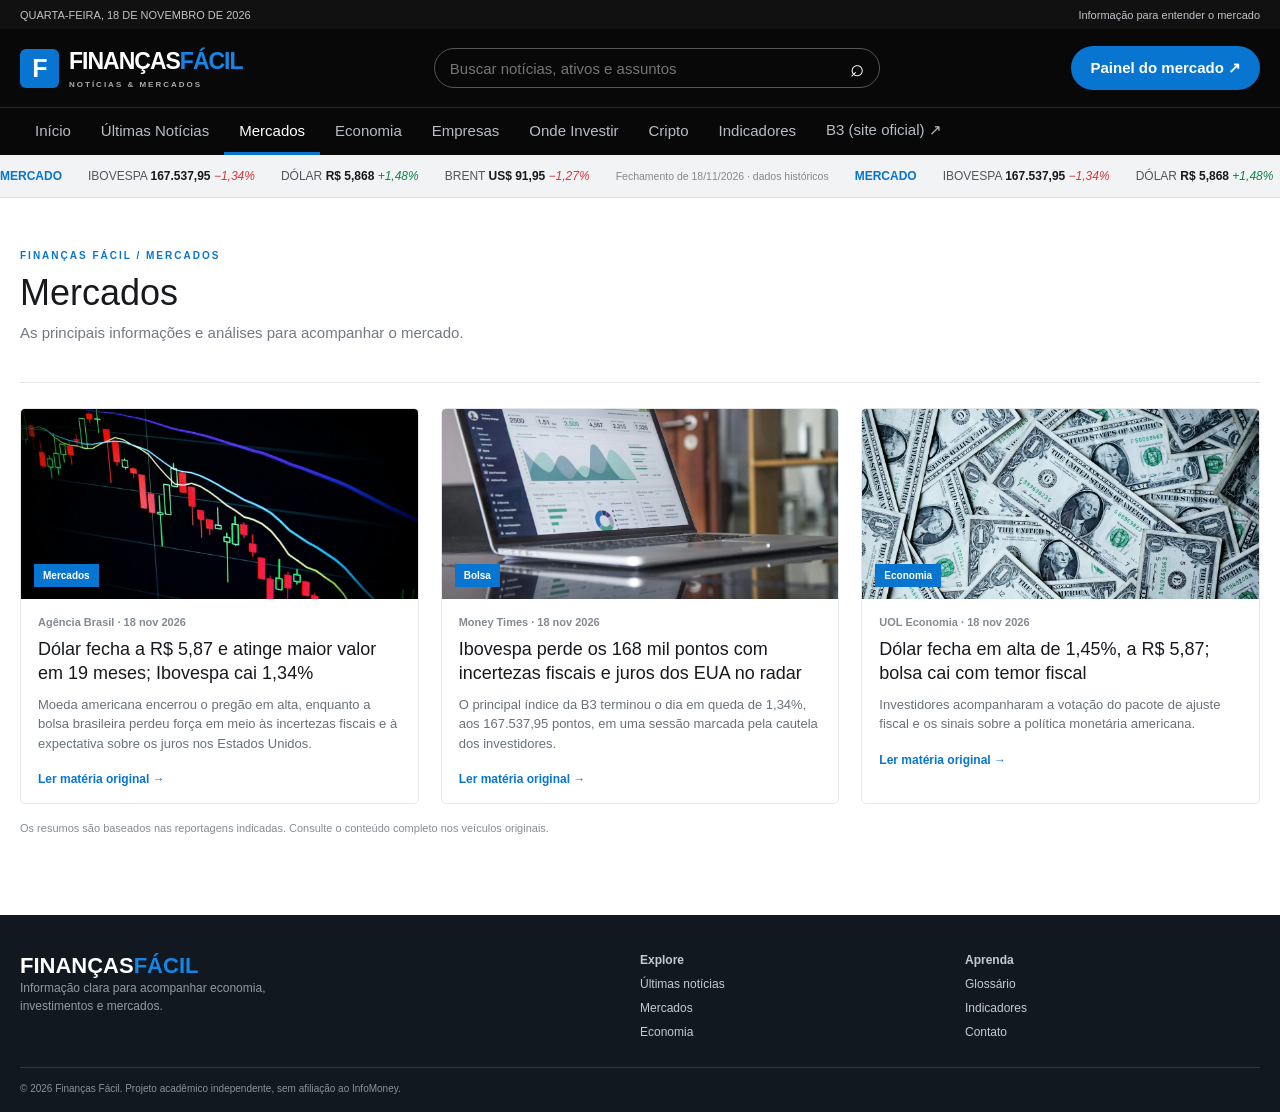
<file: financas-facil-redesign/mercados.html>
<!doctype html>
<html lang="pt-BR">
  <head>
    <meta charset="utf-8" />
    <meta name="viewport" content="width=device-width,initial-scale=1" />
    <meta name="description" content="Finanças Fácil: notícias de economia e mercado financeiro." />
    <title>Mercados | Finanças Fácil</title>
    <link rel="stylesheet" href="css/bootstrap.min.css" />
    <link rel="stylesheet" href="css/style.css" />
  </head>
  <body>
    <div class="topline">
      <div class="wrap topline-inner">
        <span>QUARTA-FEIRA, 18 DE NOVEMBRO DE 2026</span><span>Informação para entender o mercado</span>
      </div>
    </div>
    <header class="site-header">
      <div class="wrap header-main">
        <a class="brand" href="index.html"
          ><span class="brand-mark">F</span
          ><span>FINANÇAS<span class="brand-light">FÁCIL</span><small>NOTÍCIAS & MERCADOS</small></span></a
        >
        <form class="search" onsubmit="return searchSite(event);">
          <input id="searchInput" placeholder="Buscar notícias, ativos e assuntos" /><button>⌕</button>
        </form>
        <a class="header-cta" href="indicadores.html">Painel do mercado ↗</a>
      </div>
      <nav class="nav">
        <div class="wrap nav-inner">
          <a class="nav-link" href="index.html">Início</a><a class="nav-link" href="ultimas.html">Últimas Notícias</a
          ><a class="nav-link active" href="mercados.html">Mercados</a
          ><a class="nav-link" href="economia.html">Economia</a><a class="nav-link" href="empresas.html">Empresas</a
          ><a class="nav-link" href="investimentos.html">Onde Investir</a
          ><a class="nav-link" href="cripto.html">Cripto</a><a class="nav-link" href="indicadores.html">Indicadores</a
          ><a
            class="nav-link text-decoration-none"
            href="https://www.b3.com.br/pt_br/market-data-e-indices/"
            target="_blank"
            rel="noopener"
            >B3 (site oficial) ↗</a
          >
        </div>
      </nav>
    </header>
    <div class="ticker">
      <div class="wrap ticker-inner">
        <b>MERCADO</b><span>IBOVESPA <strong>167.537,95</strong> <i class="down">−1,34%</i></span
        ><span>DÓLAR <strong>R$ 5,868</strong> <i class="up">+1,48%</i></span
        ><span>BRENT <strong>US$ 91,95</strong> <i class="down">−1,27%</i></span
        ><small>Fechamento de 18/11/2026 · dados históricos</small><b>MERCADO</b
        ><span>IBOVESPA <strong>167.537,95</strong> <i class="ticker-copy down">−1,34%</i></span
        ><span>DÓLAR <strong>R$ 5,868</strong> <i class="ticker-copy up">+1,48%</i></span
        ><span>BRENT <strong>US$ 91,95</strong> <i class="ticker-copy down">−1,27%</i></span
        ><small>Fechamento de 18/11/2026 · dados históricos</small>
      </div>
    </div>
    <main class="wrap main">
      <section class="page-intro">
        <div class="eyebrow">FINANÇAS FÁCIL / MERCADOS</div>
        <h1>Mercados</h1>
        <p>As principais informações e análises para acompanhar o mercado.</p>
      </section>
      <div class="story-grid listing">
        <article class="story-card">
          <a
            class="story-image"
            href="https://agenciabrasil.ebc.com.br/economia/noticia/2026-11/dolar-sobe-para-r-587-com-expectativa-sobre-votacao-de-ajuste-fiscal"
            target="_blank"
            ><img src="img/mercados-destaque.jpg" alt="Imagem ilustrativa de Mercados" loading="lazy" /><span
              >Mercados</span
            ></a
          >
          <div class="story-body">
            <div class="meta">Agência Brasil · 18 nov 2026</div>
            <h3>
              <a
                href="https://agenciabrasil.ebc.com.br/economia/noticia/2026-11/dolar-sobe-para-r-587-com-expectativa-sobre-votacao-de-ajuste-fiscal"
                target="_blank"
                >Dólar fecha a R$ 5,87 e atinge maior valor em 19 meses; Ibovespa cai 1,34%</a
              >
            </h3>
            <p>
              Moeda americana encerrou o pregão em alta, enquanto a bolsa brasileira perdeu força em meio às incertezas
              fiscais e à expectativa sobre os juros nos Estados Unidos.
            </p>
            <a
              class="read-more"
              href="https://agenciabrasil.ebc.com.br/economia/noticia/2026-11/dolar-sobe-para-r-587-com-expectativa-sobre-votacao-de-ajuste-fiscal"
              target="_blank"
              >Ler matéria original →</a
            >
          </div>
        </article>
        <article class="story-card">
          <a
            class="story-image"
            href="https://www.moneytimes.com.br/ibovespa-perde-os-168-mil-pontos-com-incertezas-fiscais-e-juros-dos-eua-no-radar-davs/"
            target="_blank"
            ><img src="img/bolsa.jpg" alt="Imagem ilustrativa de Bolsa" loading="lazy" /><span>Bolsa</span></a
          >
          <div class="story-body">
            <div class="meta">Money Times · 18 nov 2026</div>
            <h3>
              <a
                href="https://www.moneytimes.com.br/ibovespa-perde-os-168-mil-pontos-com-incertezas-fiscais-e-juros-dos-eua-no-radar-davs/"
                target="_blank"
                >Ibovespa perde os 168 mil pontos com incertezas fiscais e juros dos EUA no radar</a
              >
            </h3>
            <p>
              O principal índice da B3 terminou o dia em queda de 1,34%, aos 167.537,95 pontos, em uma sessão marcada
              pela cautela dos investidores.
            </p>
            <a
              class="read-more"
              href="https://www.moneytimes.com.br/ibovespa-perde-os-168-mil-pontos-com-incertezas-fiscais-e-juros-dos-eua-no-radar-davs/"
              target="_blank"
              >Ler matéria original →</a
            >
          </div>
        </article>
        <article class="story-card">
          <a
            class="story-image"
            href="https://economia.uol.com.br/cotacoes/noticias/redacao/2026/11/18/dolar-ibovespa-bolsa-fechamento-18-novembro-2026.amp.htm"
            target="_blank"
            ><img src="img/economia.jpg" alt="Imagem ilustrativa de Economia" loading="lazy" /><span>Economia</span></a
          >
          <div class="story-body">
            <div class="meta">UOL Economia · 18 nov 2026</div>
            <h3>
              <a
                href="https://economia.uol.com.br/cotacoes/noticias/redacao/2026/11/18/dolar-ibovespa-bolsa-fechamento-18-novembro-2026.amp.htm"
                target="_blank"
                >Dólar fecha em alta de 1,45%, a R$ 5,87; bolsa cai com temor fiscal</a
              >
            </h3>
            <p>
              Investidores acompanharam a votação do pacote de ajuste fiscal e os sinais sobre a política monetária
              americana.
            </p>
            <a
              class="read-more"
              href="https://economia.uol.com.br/cotacoes/noticias/redacao/2026/11/18/dolar-ibovespa-bolsa-fechamento-18-novembro-2026.amp.htm"
              target="_blank"
              >Ler matéria original →</a
            >
          </div>
        </article>
      </div>
      <p class="source-note">
        Os resumos são baseados nas reportagens indicadas. Consulte o conteúdo completo nos veículos originais.
      </p>
    </main>
    <footer class="footer">
      <div class="wrap footer-grid">
        <div>
          <b class="foot-brand">FINANÇAS<span>FÁCIL</span></b>
          <p>Informação clara para acompanhar economia, investimentos e mercados.</p>
        </div>
        <div>
          <b>Explore</b><a href="ultimas.html">Últimas notícias</a><a href="mercados.html">Mercados</a
          ><a href="economia.html">Economia</a>
        </div>
        <div>
          <b>Aprenda</b><a href="glossario.html">Glossário</a><a href="indicadores.html">Indicadores</a
          ><a href="contato.html">Contato</a>
        </div>
      </div>
      <div class="wrap copyright">
        © 2026 Finanças Fácil. Projeto acadêmico independente, sem afiliação ao InfoMoney.
      </div>
    </footer>
    <script src="js/bootstrap.bundle.min.js"></script>
    <script src="js/script.js"></script>
  </body>
</html>
</file>
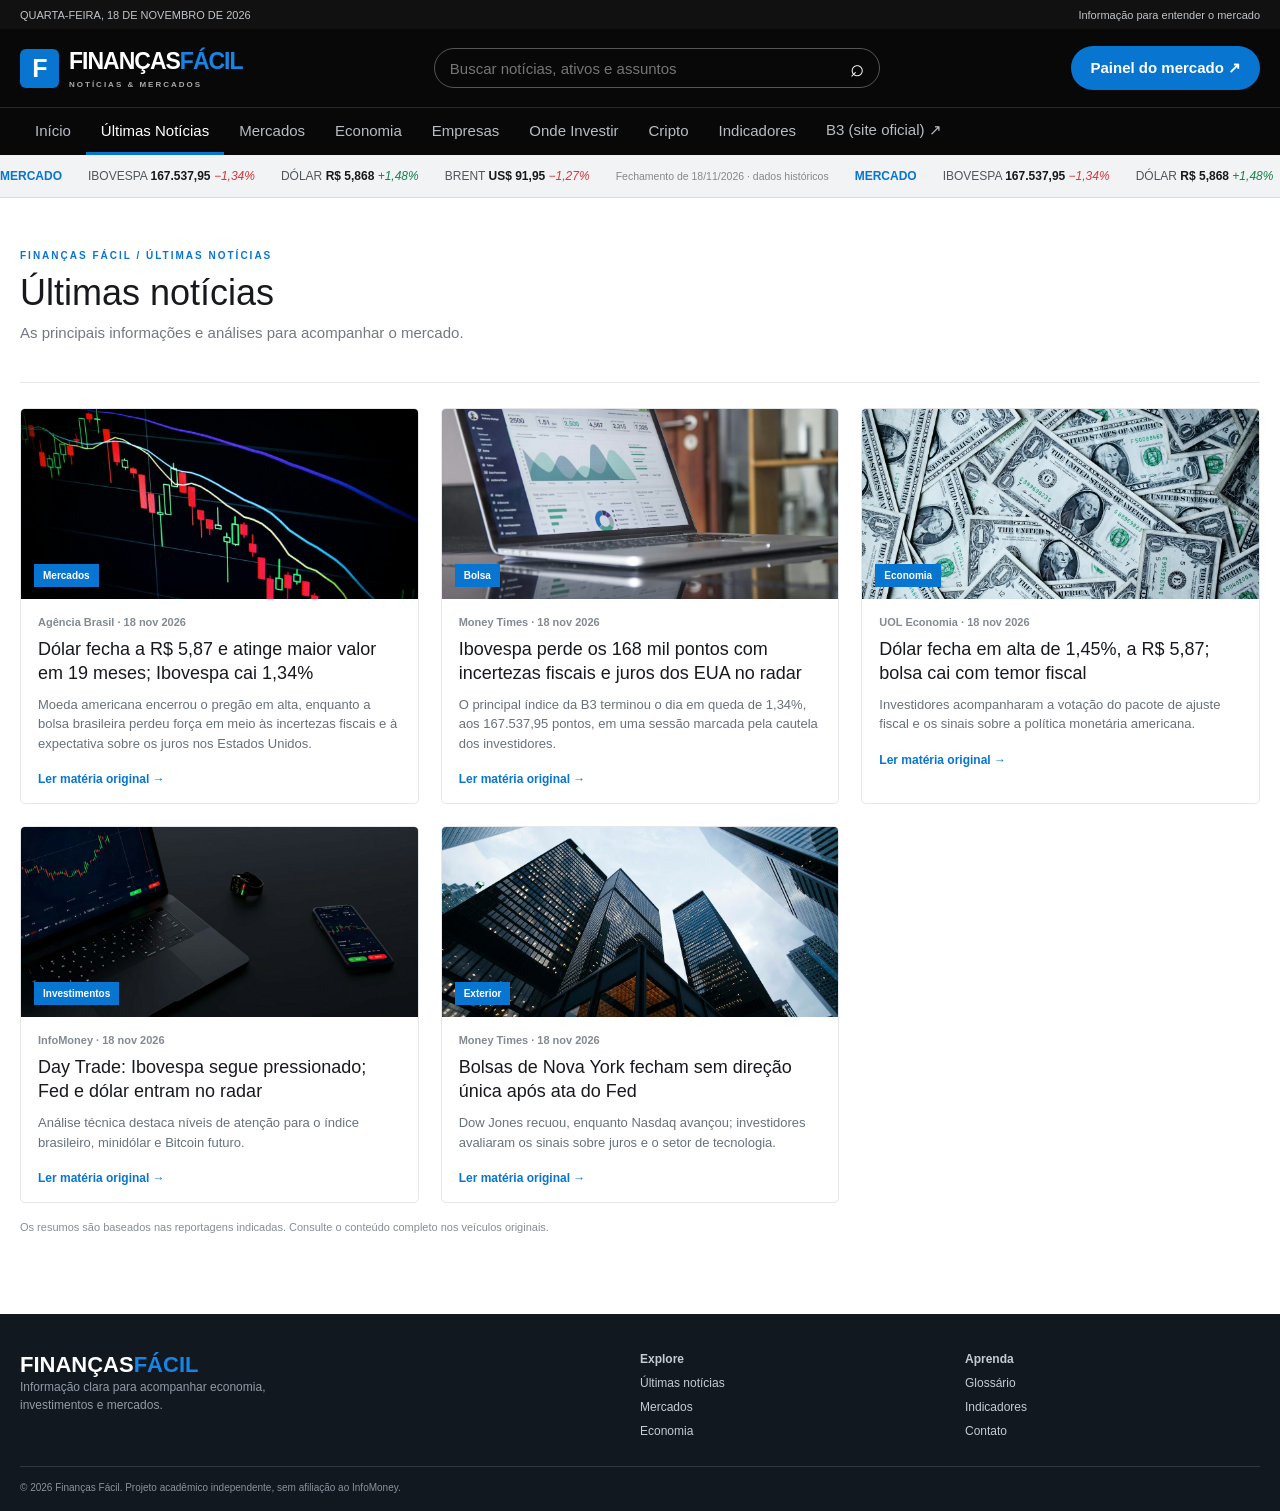
<file: financas-facil-redesign/ultimas.html>
<!doctype html>
<html lang="pt-BR">
  <head>
    <meta charset="utf-8" />
    <meta name="viewport" content="width=device-width,initial-scale=1" />
    <meta name="description" content="Finanças Fácil: notícias de economia e mercado financeiro." />
    <title>Últimas notícias | Finanças Fácil</title>
    <link rel="stylesheet" href="css/bootstrap.min.css" />
    <link rel="stylesheet" href="css/style.css" />
  </head>
  <body>
    <div class="topline">
      <div class="wrap topline-inner">
        <span>QUARTA-FEIRA, 18 DE NOVEMBRO DE 2026</span><span>Informação para entender o mercado</span>
      </div>
    </div>
    <header class="site-header">
      <div class="wrap header-main">
        <a class="brand" href="index.html"
          ><span class="brand-mark">F</span
          ><span>FINANÇAS<span class="brand-light">FÁCIL</span><small>NOTÍCIAS & MERCADOS</small></span></a
        >
        <form class="search" onsubmit="return searchSite(event);">
          <input id="searchInput" placeholder="Buscar notícias, ativos e assuntos" /><button>⌕</button>
        </form>
        <a class="header-cta" href="indicadores.html">Painel do mercado ↗</a>
      </div>
      <nav class="nav">
        <div class="wrap nav-inner">
          <a class="nav-link" href="index.html">Início</a
          ><a class="nav-link active" href="ultimas.html">Últimas Notícias</a
          ><a class="nav-link" href="mercados.html">Mercados</a><a class="nav-link" href="economia.html">Economia</a
          ><a class="nav-link" href="empresas.html">Empresas</a
          ><a class="nav-link" href="investimentos.html">Onde Investir</a
          ><a class="nav-link" href="cripto.html">Cripto</a><a class="nav-link" href="indicadores.html">Indicadores</a
          ><a
            class="nav-link text-decoration-none"
            href="https://www.b3.com.br/pt_br/market-data-e-indices/"
            target="_blank"
            rel="noopener"
            >B3 (site oficial) ↗</a
          >
        </div>
      </nav>
    </header>
    <div class="ticker">
      <div class="wrap ticker-inner">
        <b>MERCADO</b><span>IBOVESPA <strong>167.537,95</strong> <i class="down">−1,34%</i></span
        ><span>DÓLAR <strong>R$ 5,868</strong> <i class="up">+1,48%</i></span
        ><span>BRENT <strong>US$ 91,95</strong> <i class="down">−1,27%</i></span
        ><small>Fechamento de 18/11/2026 · dados históricos</small><b>MERCADO</b
        ><span>IBOVESPA <strong>167.537,95</strong> <i class="ticker-copy down">−1,34%</i></span
        ><span>DÓLAR <strong>R$ 5,868</strong> <i class="ticker-copy up">+1,48%</i></span
        ><span>BRENT <strong>US$ 91,95</strong> <i class="ticker-copy down">−1,27%</i></span
        ><small>Fechamento de 18/11/2026 · dados históricos</small>
      </div>
    </div>
    <main class="wrap main">
      <section class="page-intro">
        <div class="eyebrow">FINANÇAS FÁCIL / ÚLTIMAS NOTÍCIAS</div>
        <h1>Últimas notícias</h1>
        <p>As principais informações e análises para acompanhar o mercado.</p>
      </section>
      <div class="story-grid listing">
        <article class="story-card">
          <a
            class="story-image"
            href="https://agenciabrasil.ebc.com.br/economia/noticia/2026-11/dolar-sobe-para-r-587-com-expectativa-sobre-votacao-de-ajuste-fiscal"
            target="_blank"
            ><img src="img/mercados-destaque.jpg" alt="Imagem ilustrativa de Mercados" loading="lazy" /><span
              >Mercados</span
            ></a
          >
          <div class="story-body">
            <div class="meta">Agência Brasil · 18 nov 2026</div>
            <h3>
              <a
                href="https://agenciabrasil.ebc.com.br/economia/noticia/2026-11/dolar-sobe-para-r-587-com-expectativa-sobre-votacao-de-ajuste-fiscal"
                target="_blank"
                >Dólar fecha a R$ 5,87 e atinge maior valor em 19 meses; Ibovespa cai 1,34%</a
              >
            </h3>
            <p>
              Moeda americana encerrou o pregão em alta, enquanto a bolsa brasileira perdeu força em meio às incertezas
              fiscais e à expectativa sobre os juros nos Estados Unidos.
            </p>
            <a
              class="read-more"
              href="https://agenciabrasil.ebc.com.br/economia/noticia/2026-11/dolar-sobe-para-r-587-com-expectativa-sobre-votacao-de-ajuste-fiscal"
              target="_blank"
              >Ler matéria original →</a
            >
          </div>
        </article>
        <article class="story-card">
          <a
            class="story-image"
            href="https://www.moneytimes.com.br/ibovespa-perde-os-168-mil-pontos-com-incertezas-fiscais-e-juros-dos-eua-no-radar-davs/"
            target="_blank"
            ><img src="img/bolsa.jpg" alt="Imagem ilustrativa de Bolsa" loading="lazy" /><span>Bolsa</span></a
          >
          <div class="story-body">
            <div class="meta">Money Times · 18 nov 2026</div>
            <h3>
              <a
                href="https://www.moneytimes.com.br/ibovespa-perde-os-168-mil-pontos-com-incertezas-fiscais-e-juros-dos-eua-no-radar-davs/"
                target="_blank"
                >Ibovespa perde os 168 mil pontos com incertezas fiscais e juros dos EUA no radar</a
              >
            </h3>
            <p>
              O principal índice da B3 terminou o dia em queda de 1,34%, aos 167.537,95 pontos, em uma sessão marcada
              pela cautela dos investidores.
            </p>
            <a
              class="read-more"
              href="https://www.moneytimes.com.br/ibovespa-perde-os-168-mil-pontos-com-incertezas-fiscais-e-juros-dos-eua-no-radar-davs/"
              target="_blank"
              >Ler matéria original →</a
            >
          </div>
        </article>
        <article class="story-card">
          <a
            class="story-image"
            href="https://economia.uol.com.br/cotacoes/noticias/redacao/2026/11/18/dolar-ibovespa-bolsa-fechamento-18-novembro-2026.amp.htm"
            target="_blank"
            ><img src="img/economia.jpg" alt="Imagem ilustrativa de Economia" loading="lazy" /><span>Economia</span></a
          >
          <div class="story-body">
            <div class="meta">UOL Economia · 18 nov 2026</div>
            <h3>
              <a
                href="https://economia.uol.com.br/cotacoes/noticias/redacao/2026/11/18/dolar-ibovespa-bolsa-fechamento-18-novembro-2026.amp.htm"
                target="_blank"
                >Dólar fecha em alta de 1,45%, a R$ 5,87; bolsa cai com temor fiscal</a
              >
            </h3>
            <p>
              Investidores acompanharam a votação do pacote de ajuste fiscal e os sinais sobre a política monetária
              americana.
            </p>
            <a
              class="read-more"
              href="https://economia.uol.com.br/cotacoes/noticias/redacao/2026/11/18/dolar-ibovespa-bolsa-fechamento-18-novembro-2026.amp.htm"
              target="_blank"
              >Ler matéria original →</a
            >
          </div>
        </article>
        <article class="story-card">
          <a
            class="story-image"
            href="https://www.infomoney.com.br/mercados/mercados-day-trade-hoje-analistas-18112026/"
            target="_blank"
            ><img src="img/investimentos.jpg" alt="Imagem ilustrativa de Investimentos" loading="lazy" /><span
              >Investimentos</span
            ></a
          >
          <div class="story-body">
            <div class="meta">InfoMoney · 18 nov 2026</div>
            <h3>
              <a
                href="https://www.infomoney.com.br/mercados/mercados-day-trade-hoje-analistas-18112026/"
                target="_blank"
                >Day Trade: Ibovespa segue pressionado; Fed e dólar entram no radar</a
              >
            </h3>
            <p>Análise técnica destaca níveis de atenção para o índice brasileiro, minidólar e Bitcoin futuro.</p>
            <a
              class="read-more"
              href="https://www.infomoney.com.br/mercados/mercados-day-trade-hoje-analistas-18112026/"
              target="_blank"
              >Ler matéria original →</a
            >
          </div>
        </article>
        <article class="story-card">
          <a
            class="story-image"
            href="https://www.moneytimes.com.br/ibovespa-perde-os-168-mil-pontos-com-incertezas-fiscais-e-juros-dos-eua-no-radar-davs/"
            target="_blank"
            ><img src="img/exterior.jpg" alt="Imagem ilustrativa de Exterior" loading="lazy" /><span>Exterior</span></a
          >
          <div class="story-body">
            <div class="meta">Money Times · 18 nov 2026</div>
            <h3>
              <a
                href="https://www.moneytimes.com.br/ibovespa-perde-os-168-mil-pontos-com-incertezas-fiscais-e-juros-dos-eua-no-radar-davs/"
                target="_blank"
                >Bolsas de Nova York fecham sem direção única após ata do Fed</a
              >
            </h3>
            <p>
              Dow Jones recuou, enquanto Nasdaq avançou; investidores avaliaram os sinais sobre juros e o setor de
              tecnologia.
            </p>
            <a
              class="read-more"
              href="https://www.moneytimes.com.br/ibovespa-perde-os-168-mil-pontos-com-incertezas-fiscais-e-juros-dos-eua-no-radar-davs/"
              target="_blank"
              >Ler matéria original →</a
            >
          </div>
        </article>
      </div>
      <p class="source-note">
        Os resumos são baseados nas reportagens indicadas. Consulte o conteúdo completo nos veículos originais.
      </p>
    </main>
    <footer class="footer">
      <div class="wrap footer-grid">
        <div>
          <b class="foot-brand">FINANÇAS<span>FÁCIL</span></b>
          <p>Informação clara para acompanhar economia, investimentos e mercados.</p>
        </div>
        <div>
          <b>Explore</b><a href="ultimas.html">Últimas notícias</a><a href="mercados.html">Mercados</a
          ><a href="economia.html">Economia</a>
        </div>
        <div>
          <b>Aprenda</b><a href="glossario.html">Glossário</a><a href="indicadores.html">Indicadores</a
          ><a href="contato.html">Contato</a>
        </div>
      </div>
      <div class="wrap copyright">
        © 2026 Finanças Fácil. Projeto acadêmico independente, sem afiliação ao InfoMoney.
      </div>
    </footer>
    <script src="js/bootstrap.bundle.min.js"></script>
    <script src="js/script.js"></script>
  </body>
</html>
</file>
<file: financas-facil-redesign/css/style.css>
/* Finanças Fácil - style.css
   Estilos TAG/CLASSE/ID do layout geral, faixa de cotações animada (a duplicação dos
   itens permite o loop contínuo), estados de foco/validação do formulário e ajustes
   discretos de responsividade. */
* {
  box-sizing: border-box;
}
body {
  margin: 0;
  font:
    15px Arial,
    sans-serif;
  color: #17191d;
}
a {
  color: inherit;
  text-decoration: none;
}
a:hover {
  color: #0875d1;
}
.wrap {
  width: min(1280px, calc(100% - 40px));
  margin: auto;
}
.topline {
  background: #111;
  color: #bfc4ca;
  font-size: 11px;
}
.topline-inner {
  height: 29px;
  display: flex;
  justify-content: space-between;
  align-items: center;
}
.site-header {
  background: #080808;
  color: #fff;
}
.header-main {
  height: 78px;
  display: flex;
  align-items: center;
  justify-content: space-between;
  gap: 25px;
}
.brand {
  display: flex;
  align-items: center;
  gap: 10px;
  font-size: 23px;
  font-weight: 900;
  letter-spacing: -1px;
}
.brand-mark {
  display: grid;
  place-items: center;
  width: 39px;
  height: 39px;
  background: #0875d1;
  border-radius: 6px;
  font-size: 25px;
}
.brand-light,
.foot-brand span {
  color: #1685e5;
}
.brand small {
  display: block;
  font-size: 8px;
  letter-spacing: 2px;
  color: #aaa;
  margin-top: 5px;
}
.search {
  width: 36%;
  height: 40px;
  border: 1px solid #555;
  border-radius: 22px;
  display: flex;
}
.search input {
  flex: 1;
  min-width: 0;
  background: transparent;
  border: 0;
  padding: 0 15px;
  color: #fff;
  outline: 0;
}
.search button {
  background: none;
  border: 0;
  color: #fff;
  font-size: 24px;
  width: 45px;
}
.header-cta,
.button {
  background: #0875d1;
  color: #fff;
  padding: 13px 19px;
  border-radius: 22px;
  font-weight: bold;
}
.nav {
  border-top: 1px solid #292929;
}
.nav-inner {
  height: 47px;
  display: flex;
  overflow: auto;
}
.nav-link {
  padding: 0 15px;
  display: flex;
  align-items: center;
  white-space: nowrap;
  color: #b8bdc4;
  border-bottom: 3px solid transparent;
}
.nav-link.active,
.nav-link:hover {
  color: white;
  border-color: #0875d1;
}
.ticker {
  background: #f2f3f4;
  border-bottom: 1px solid #ddd;
}
.ticker-inner {
  height: 42px;
  display: flex;
  align-items: center;
  gap: 26px;
  white-space: nowrap;
  overflow: hidden;
  font-size: 12px;
  color: #50565e;
}
.ticker-inner > b {
  color: #0875d1;
}
.ticker-inner strong {
  color: #17191d;
}
.ticker-inner small {
  margin-left: auto;
  color: #888;
}
.down,
.negative {
  color: #d8343a !important;
}
.up,
.positive {
  color: #13834b !important;
}
.main {
  padding-top: 30px;
  padding-bottom: 65px;
}
.hero-grid {
  display: grid;
  grid-template-columns: 1.65fr 1fr;
  gap: 26px;
}
.hero-lead {
  height: 430px;
  background-size: cover;
  background-position: center;
  position: relative;
  border-radius: 5px;
  color: white;
}
.hero-overlay {
  position: absolute;
  bottom: 0;
  padding: 30px;
  max-width: 760px;
}
.kicker {
  color: #7bc2ff;
  font-size: 11px;
  font-weight: bold;
  letter-spacing: 2px;
}
.hero-overlay h1 {
  font-size: 34px;
  line-height: 1.12;
  margin: 12px 0;
}
.hero-overlay p {
  line-height: 1.5;
  color: #e1e5e9;
}
.hero-overlay small {
  color: #d2d8de;
}
.section-head {
  display: flex;
  justify-content: space-between;
  align-items: center;
  border-bottom: 1px solid #e6e8eb;
  padding-bottom: 12px;
  margin-bottom: 14px;
}
.section-head h2 {
  font-size: 20px;
  margin: 0;
}
.section-head span {
  font-size: 10px;
  color: #888;
  font-weight: bold;
}
.section-head > a {
  font-size: 12px;
  color: #0875d1;
  font-weight: bold;
}
.side-story {
  display: block;
  padding: 18px 0;
  border-bottom: 1px solid #e6e8eb;
}
.side-story small {
  display: block;
  color: #0875d1;
  font-size: 10px;
  font-weight: bold;
  margin-bottom: 8px;
}
.side-story b {
  font-size: 16px;
  line-height: 1.35;
}
.market-strip {
  margin-top: 34px;
  border: 1px solid #e4e6e9;
  border-radius: 5px;
  padding: 22px 24px;
}
.market-cards {
  display: grid;
  grid-template-columns: repeat(4, 1fr);
}
.market-cards > div {
  padding: 8px 18px;
  border-right: 1px solid #e5e7ea;
}
.market-cards > div:first-child {
  padding-left: 0;
}
.market-cards > div:last-child {
  border: 0;
}
.market-cards small {
  display: block;
  color: #777;
  font-size: 12px;
  margin-bottom: 9px;
}
.market-cards strong {
  font-size: 21px;
  display: block;
}
.market-cards em {
  font-style: normal;
  font-size: 12px;
  font-weight: bold;
}
.market-cards p,
.disclaimer {
  font-size: 11px;
  color: #9298a0;
}
.market-link {
  display: flex;
  flex-direction: column;
  justify-content: center;
}
.market-link a,
.info-panel a {
  color: #0875d1;
  font-weight: bold;
}
.content-section {
  margin-top: 42px;
}
.story-grid {
  display: grid;
  grid-template-columns: repeat(3, 1fr);
  gap: 22px;
}
.story-card {
  border: 1px solid #e5e7ea;
  border-radius: 5px;
  overflow: hidden;
}
.story-image {
  height: 190px;
  display: block;
  position: relative;
  background: #e9ecef;
}
.story-image img {
  width: 100%;
  height: 100%;
  object-fit: cover;
}
.story-image span {
  position: absolute;
  bottom: 12px;
  left: 13px;
  background: #0875d1;
  color: white;
  padding: 6px 9px;
  font-size: 10px;
  font-weight: bold;
}
.story-body {
  padding: 17px;
}
.meta {
  font-size: 11px;
  color: #838a93;
  font-weight: bold;
  margin-bottom: 10px;
}
.story-body h3 {
  font-size: 18px;
  line-height: 1.3;
  margin: 0 0 10px;
}
.story-body p {
  font-size: 13px;
  color: #68717b;
  line-height: 1.5;
}
.read-more {
  font-size: 12px;
  color: #0875d1;
  font-weight: bold;
}
.page-intro {
  padding: 22px 0 25px;
  border-bottom: 1px solid #e5e7ea;
  margin-bottom: 25px;
}
.eyebrow {
  color: #0875d1;
  font-size: 10px;
  font-weight: bold;
  letter-spacing: 2px;
}
.page-intro h1 {
  font-size: 36px;
  margin: 10px 0;
}
.page-intro p {
  color: #727984;
}
.listing {
  grid-template-columns: repeat(3, 1fr);
}
.source-note,
.disclaimer {
  font-size: 11px;
  color: #858d96;
  margin-top: 18px;
}
.indicator-grid {
  display: grid;
  grid-template-columns: repeat(3, 1fr);
  gap: 18px;
}
.indicator-grid article,
.terms article {
  border: 1px solid #e5e7ea;
  padding: 22px;
  border-radius: 5px;
}
.indicator-grid small {
  display: block;
  color: #777;
  font-size: 11px;
  font-weight: bold;
}
.indicator-grid strong {
  display: block;
  font-size: 27px;
  margin: 13px 0 5px;
}
.indicator-grid em {
  font-style: normal;
  font-weight: bold;
}
.indicator-grid p,
.info-panel p,
.terms p {
  font-size: 13px;
  color: #707781;
  line-height: 1.5;
}
.info-panel {
  margin-top: 24px;
  padding: 24px;
  background: #f5f7f9;
  border-left: 3px solid #0875d1;
}
.glossary-search {
  width: min(600px, 100%);
  padding: 13px;
  border: 1px solid #d9dde2;
  border-radius: 4px;
  margin-bottom: 18px;
}
.terms {
  display: grid;
  grid-template-columns: repeat(2, 1fr);
  gap: 12px;
}
.terms h3 {
  margin: 0 0 8px;
}
.contact-form {
  max-width: 650px;
  display: grid;
  gap: 14px;
}
.contact-form label {
  font-size: 13px;
  font-weight: bold;
}
.contact-form input,
.contact-form select,
.contact-form textarea {
  display: block;
  width: 100%;
  padding: 12px;
  margin-top: 7px;
  border: 1px solid #d9dde2;
  border-radius: 3px;
  font: inherit;
}
.contact-form button {
  border: 0;
  justify-self: start;
  cursor: pointer;
}
.contact-form p {
  font-size: 11px;
  color: #858d96;
}
.footer {
  background: #111820;
  color: #c5cbd2;
  padding: 38px 0 18px;
}
.footer-grid {
  display: grid;
  grid-template-columns: 2fr 1fr 1fr;
  gap: 30px;
}
.footer-grid > div {
  display: flex;
  flex-direction: column;
  gap: 10px;
  font-size: 12px;
}
.footer-grid > div:first-child {
  display: block;
}
.foot-brand {
  font-size: 22px;
  font-weight: 900;
  color: white;
}
.footer-grid p {
  color: #929ba5;
  max-width: 300px;
  line-height: 1.5;
}
.copyright {
  border-top: 1px solid #303841;
  margin-top: 28px;
  padding-top: 15px;
  color: #89929c;
  font-size: 10px;
}
@media (max-width: 850px) {
  .hero-grid {
    grid-template-columns: 1fr;
  }
  .hero-lead {
    height: 380px;
  }
  .market-cards {
    grid-template-columns: repeat(2, 1fr);
  }
  .market-cards > div:nth-child(2) {
    border-right: 0;
  }
  .story-grid,
  .listing {
    grid-template-columns: repeat(2, 1fr);
  }
  .ticker-inner small {
    display: none;
  }
}
@media (max-width: 580px) {
  .wrap {
    width: calc(100% - 28px);
  }
  .header-main {
    height: auto;
    padding: 15px 0;
    flex-wrap: wrap;
  }
  .brand {
    font-size: 19px;
  }
  .search {
    order: 3;
    width: 100%;
  }
  .header-cta {
    font-size: 11px;
    padding: 11px;
  }
  .nav-link {
    padding: 0 12px;
    font-size: 12px;
  }
  .hero-lead {
    height: 390px;
  }
  .hero-overlay {
    padding: 19px;
  }
  .hero-overlay h1 {
    font-size: 25px;
  }
  .market-strip {
    padding: 16px;
  }
  .market-cards {
    grid-template-columns: 1fr 1fr;
  }
  .market-cards > div {
    padding: 12px 7px;
  }
  .market-cards strong {
    font-size: 17px;
  }
  .story-grid,
  .listing,
  .indicator-grid,
  .terms {
    grid-template-columns: 1fr;
  }
  .story-image {
    height: 205px;
  }
  .page-intro h1 {
    font-size: 30px;
  }
  .footer-grid {
    grid-template-columns: 1fr 1fr;
  }
  .footer-grid > div:first-child {
    grid-column: 1/-1;
  }
}
.ticker {
  overflow: hidden;
}
.ticker-inner {
  width: max-content !important;
  max-width: none !important;
  margin: 0 !important;
  justify-content: flex-start;
  animation: ticker-scroll 34s linear infinite;
  will-change: transform;
}
.ticker-inner:hover {
  animation-play-state: paused;
}
@keyframes ticker-scroll {
  from {
    transform: translateX(0);
  }
  to {
    transform: translateX(-50%);
  }
}
@media (prefers-reduced-motion: reduce) {
  .ticker-inner {
    animation: none;
  }
}
#searchInput:focus {
  outline: 2px solid #0875d1;
  border-radius: 2px;
}
#formMessage.alert {
  font-size: 12px;
}
.contact-form input:focus,
.contact-form select:focus,
.contact-form textarea:focus {
  border-color: #0875d1;
  outline: 2px solid #cfe4fa;
}
.contact-form input:invalid:not(:placeholder-shown),
.contact-form textarea:invalid:not(:placeholder-shown) {
  border-color: #d8343a;
}
.contact-form input:hover,
.contact-form select:hover,
.contact-form textarea:hover {
  border-color: #aab1ba;
}
</file>
